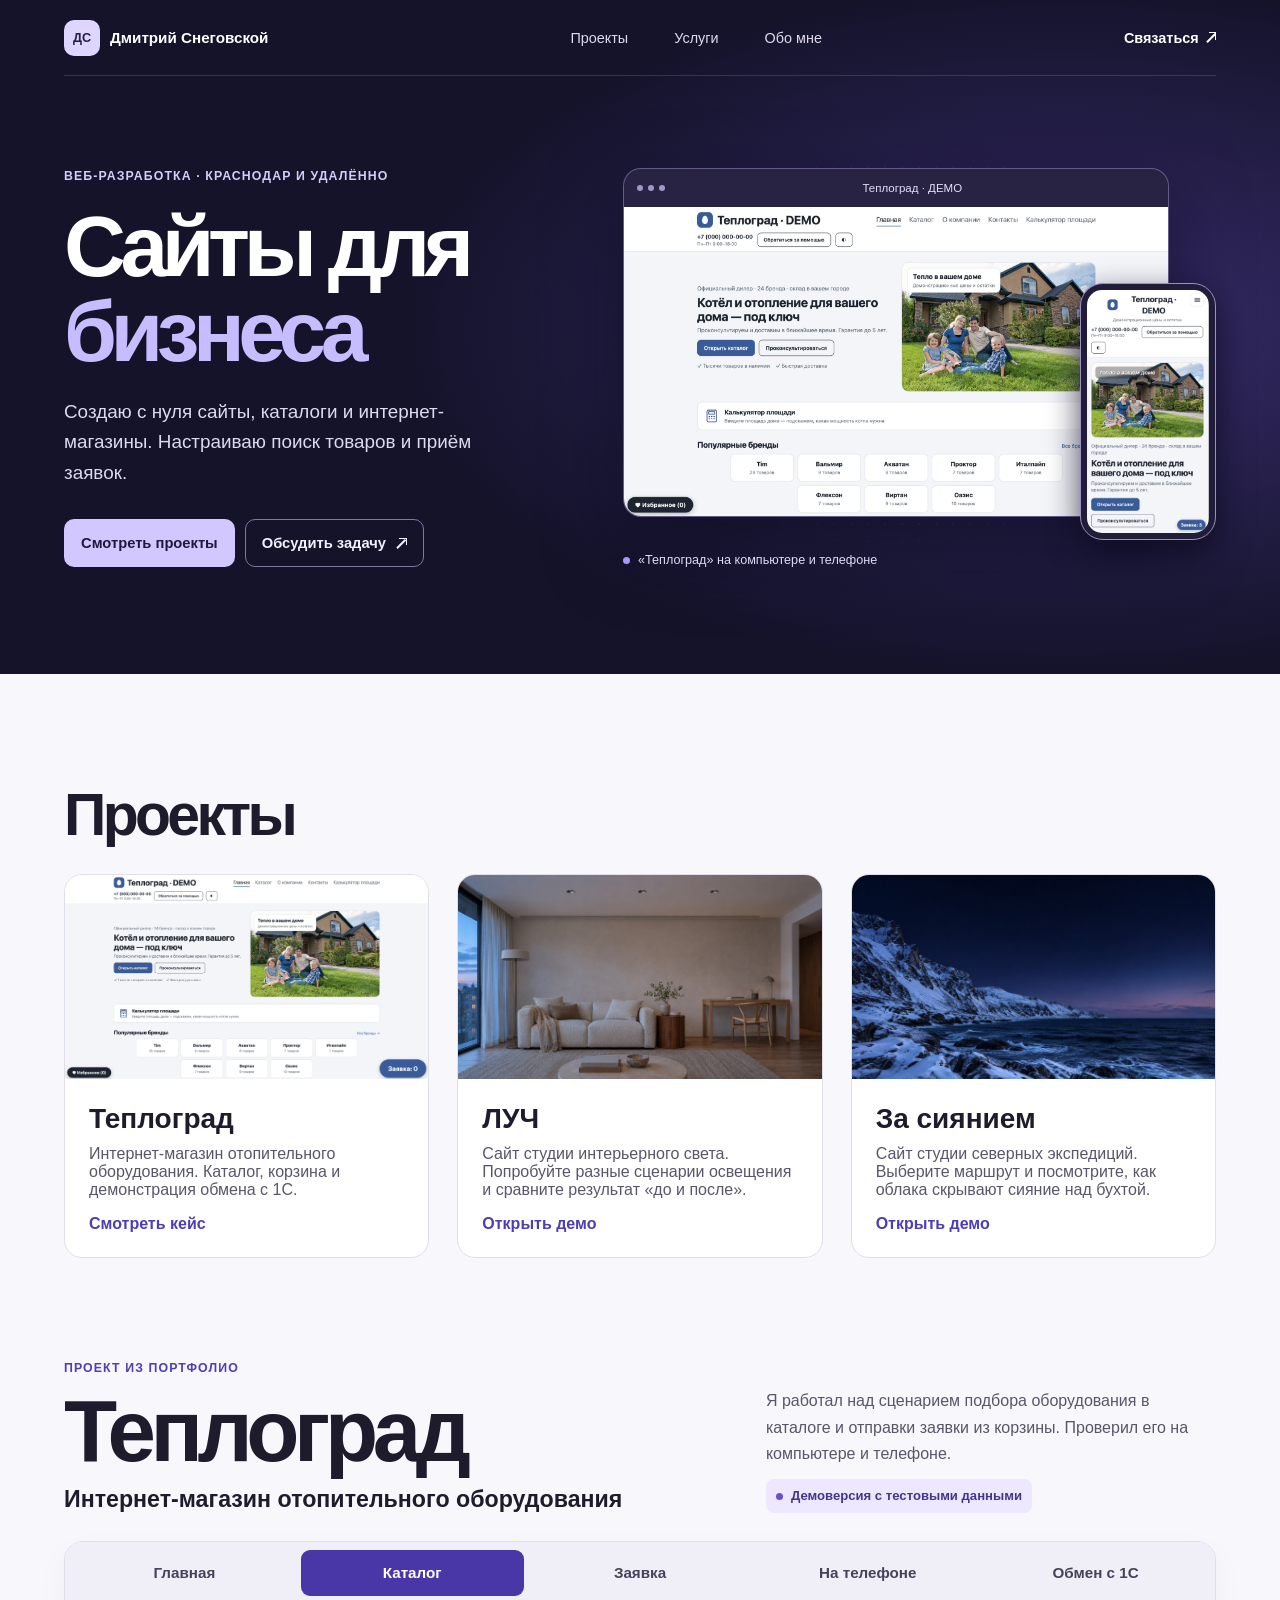
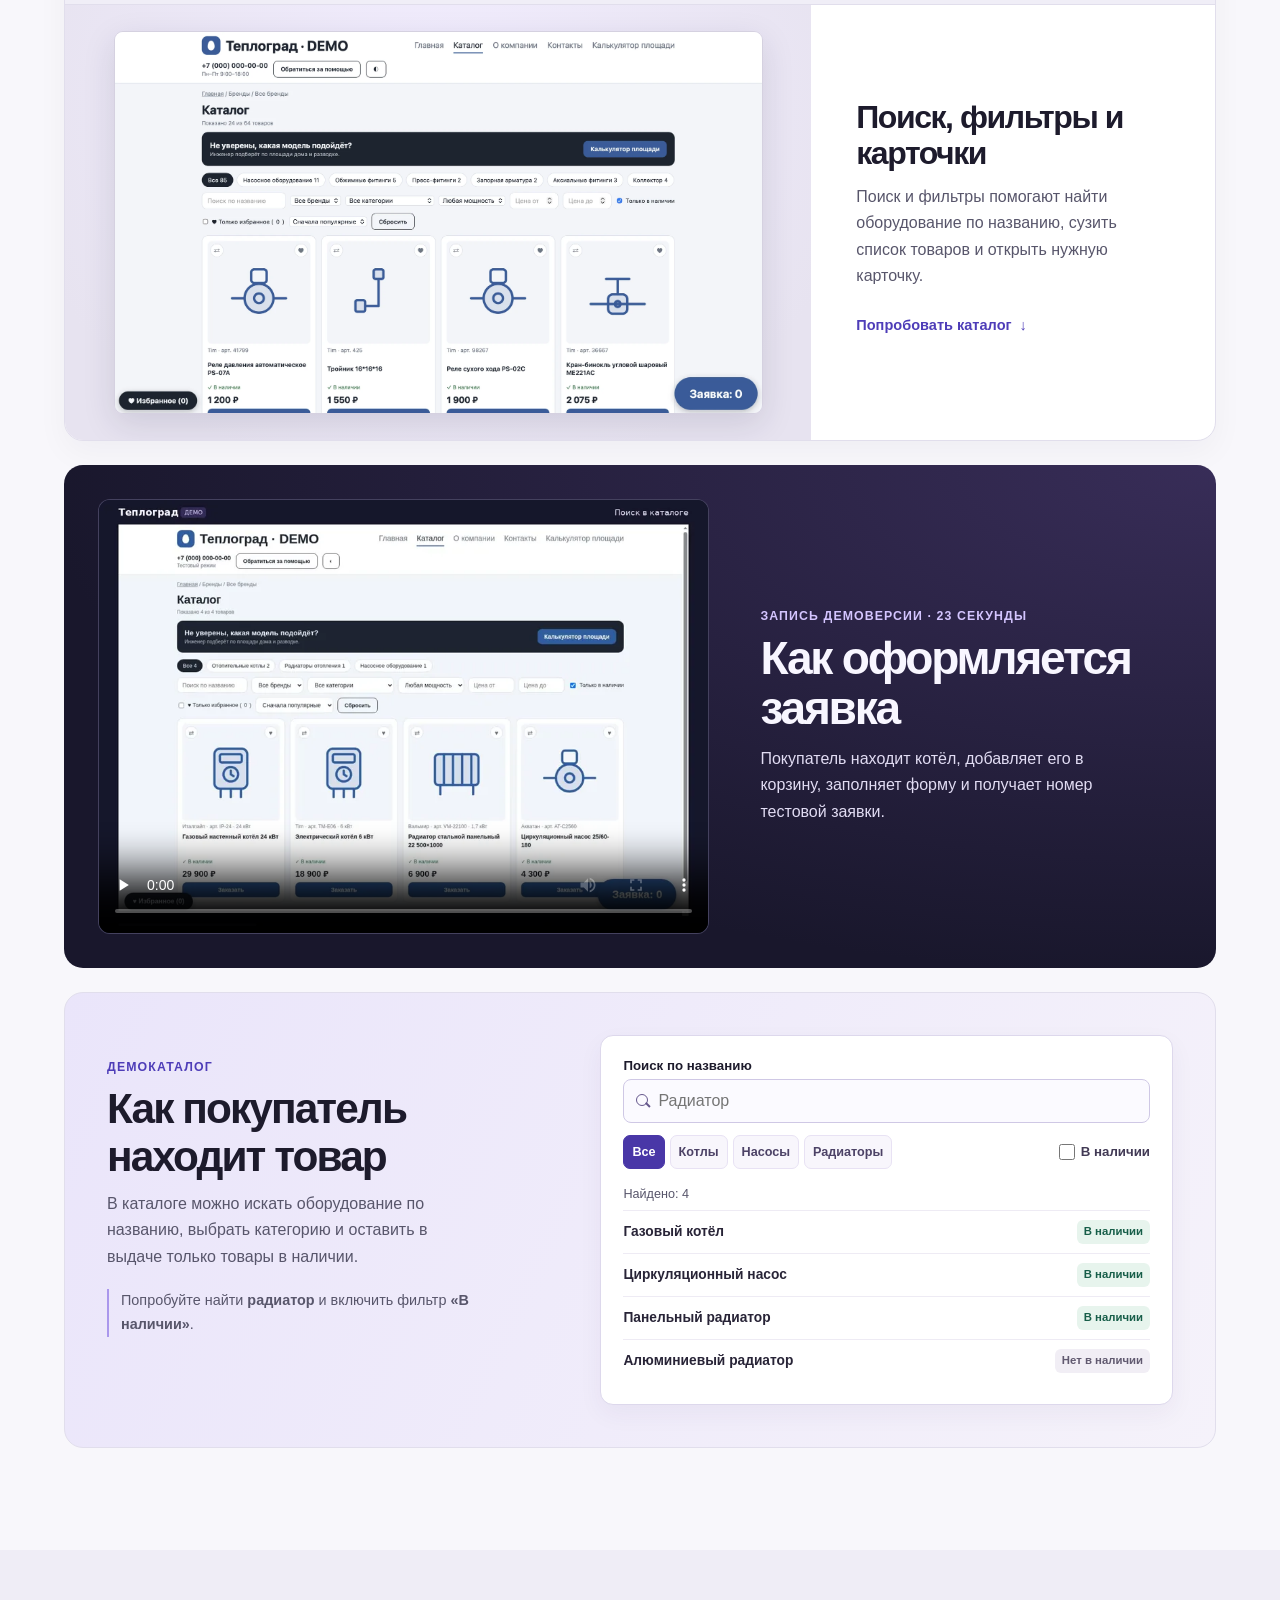
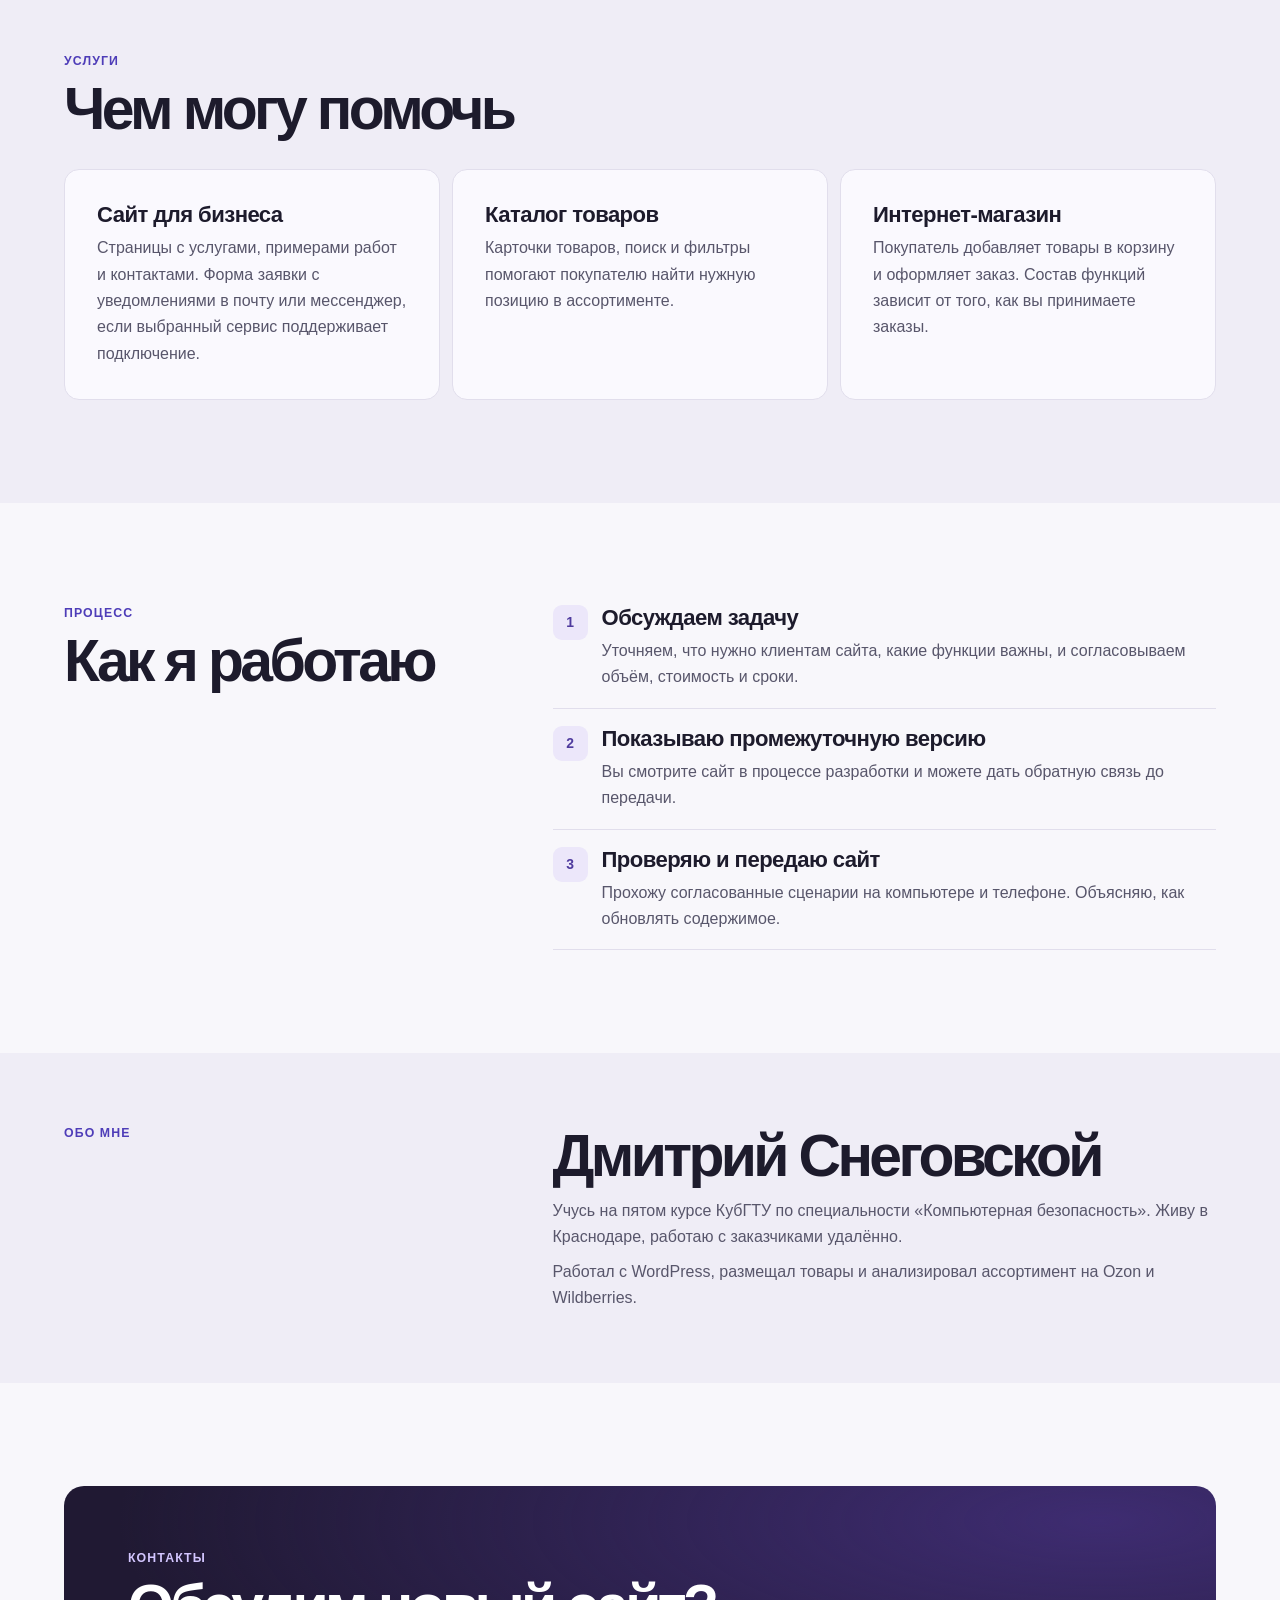
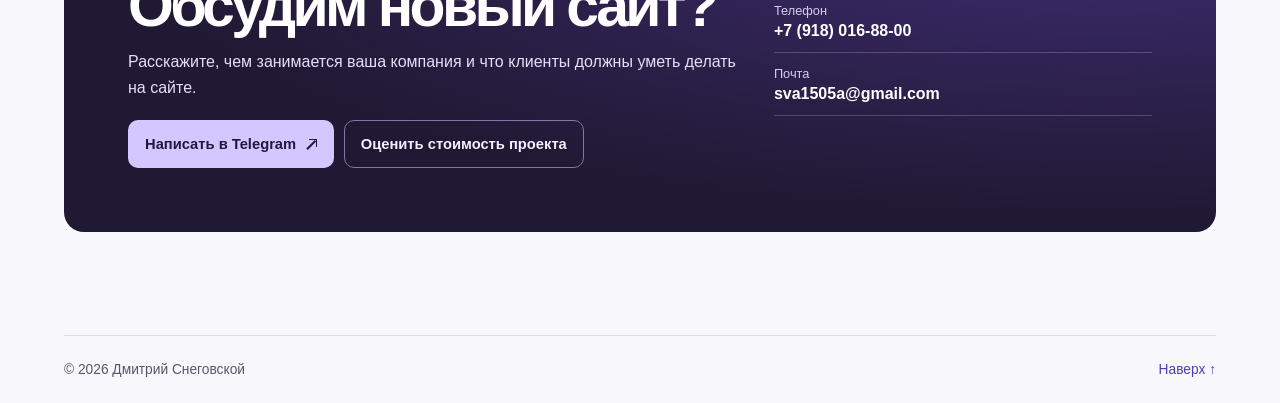
<file: index.html>
<!doctype html>
<html lang="ru">
<head>
  <meta charset="utf-8">
  <meta name="viewport" content="width=device-width, initial-scale=1">
  <meta name="description" content="Дмитрий Снеговской создаёт сайты для бизнеса с нуля. Портфолио проектов «Теплоград», «ЛУЧ» и «За сиянием».">
  <meta property="og:type" content="website">
  <meta property="og:title" content="Дмитрий Снеговской — сайты для бизнеса">
  <meta property="og:description" content="Создание сайтов с нуля. Проекты «Теплоград», «ЛУЧ» и «За сиянием».">
  <meta name="theme-color" content="#14132a">
  <title>Дмитрий Снеговской — сайты для бизнеса</title>
  <link rel="icon" href="assets/favicon.svg" type="image/svg+xml">
  <link rel="stylesheet" href="assets/site.css">
  <script src="assets/site.js" defer></script>
</head>
<body>
  <a class="skip-link" href="#main">К содержанию</a>
  <div class="intro" id="top">
    <header class="site-header wrap">
      <a class="brand" href="#top"><span class="brand-mark" aria-hidden="true">ДС</span> Дмитрий Снеговской</a>
      <nav class="nav" aria-label="Основная навигация">
        <a href="#work">Проекты</a>
        <a href="#services">Услуги</a>
        <a href="#about">Обо мне</a>
      </nav>
      <a class="header-contact" href="#contact">Связаться <span class="diagonal-arrow" aria-hidden="true"></span></a>
    </header>
    <main id="main" tabindex="-1">
      <section class="hero wrap" aria-labelledby="hero-title">
        <div class="hero-copy">
          <p class="eyebrow hero-eyebrow">Веб-разработка · Краснодар и удалённо</p>
          <h1 id="hero-title">Сайты для <span>бизнеса</span></h1>
          <p class="hero-text">Создаю с нуля сайты, каталоги и интернет-магазины. Настраиваю поиск товаров и приём заявок.</p>
          <div class="actions">
            <a class="button button-primary" href="#work">Смотреть проекты</a>
            <a class="button button-outline" href="#contact">Обсудить задачу <span class="diagonal-arrow" aria-hidden="true"></span></a>
          </div>
        </div>
        <figure class="hero-art">
          <a class="hero-art-link" href="#teplograd" aria-label="Посмотреть кейс интернет-магазина «Теплоград»">
            <div class="hero-browser">
              <div class="window-bar" aria-hidden="true"><i></i><i></i><i></i><span>Теплоград · ДЕМО</span></div>
              <img src="assets/screenshots/01-home.webp" width="1800" height="1022" alt="Главная страница магазина «Теплоград»" fetchpriority="high">
            </div>
            <div class="hero-phone">
              <img src="assets/screenshots/04-mobile.webp" width="688" height="1370" alt="" decoding="async">
            </div>
          </a>
          <figcaption><span aria-hidden="true"></span> «Теплоград» на компьютере и телефоне</figcaption>
        </figure>
      </section>
      <div class="page-content">
        <section class="section wrap project-overview" id="work" aria-labelledby="work-title">
          <h2 id="work-title">Проекты</h2>
          <div class="project-grid">
            <a class="project-card" href="#teplograd">
              <img src="assets/screenshots/01-home.webp" width="1800" height="1022" alt="" loading="lazy" decoding="async">
              <div class="project-card-copy">
                <h3>Теплоград</h3>
                <p>Интернет-магазин отопительного оборудования. Каталог, корзина и демонстрация обмена с 1С.</p>
                <span>Смотреть кейс</span>
              </div>
            </a>
            <a class="project-card" href="projects/luch/">
              <img src="projects/luch/assets/living-room.jpg" width="1672" height="941" alt="" loading="lazy" decoding="async">
              <div class="project-card-copy">
                <h3>ЛУЧ</h3>
                <p>Сайт студии интерьерного света. Попробуйте разные сценарии освещения и сравните результат «до и после».</p>
                <span>Открыть демо</span>
              </div>
            </a>
            <a class="project-card" href="projects/za-siyaniem/">
              <img src="projects/za-siyaniem/assets/hero.jpg" width="1536" height="1024" alt="" loading="lazy" decoding="async">
              <div class="project-card-copy">
                <h3>За сиянием</h3>
                <p>Сайт студии северных экспедиций. Выберите маршрут и посмотрите, как облака скрывают сияние над бухтой.</p>
                <span>Открыть демо</span>
              </div>
            </a>
          </div>
        </section>
        <section class="section wrap" id="teplograd" aria-labelledby="teplograd-title">
          <div class="case-intro">
            <div>
              <p class="eyebrow">Проект из портфолио</p>
              <h2 id="teplograd-title">Теплоград</h2>
              <p class="case-subtitle">Интернет-магазин отопительного оборудования</p>
            </div>
            <div class="case-summary">
              <p>Я работал над сценарием подбора оборудования в каталоге и отправки заявки из корзины. Проверил его на компьютере и телефоне.</p>
              <p class="case-status"><span aria-hidden="true"></span> Демоверсия с тестовыми данными</p>
            </div>
          </div>

          <div class="case-gallery" aria-label="Интерфейсы «Теплограда»">
            <div class="gallery-tabs" aria-label="Экраны проекта" hidden>
              <button type="button" id="tab-home" aria-controls="teplograd-home">Главная</button>
              <button type="button" id="tab-catalog" aria-controls="teplograd-catalog">Каталог</button>
              <button type="button" id="tab-cart" aria-controls="teplograd-cart">Заявка</button>
              <button type="button" id="tab-mobile" aria-controls="teplograd-mobile">На телефоне</button>
              <button type="button" id="tab-demo" aria-controls="teplograd-demo">Обмен с 1С</button>
            </div>
            <article class="gallery-panel" id="teplograd-home">
              <figure class="shot">
                <a class="shot-link" href="assets/screenshots/01-home.webp" aria-label="Увеличить главный экран магазина">
                  <img src="assets/screenshots/01-home.webp" width="1800" height="1022" alt="Главная страница «Теплограда» с кнопками перехода в каталог и консультации" loading="lazy" decoding="async">
                </a>
              </figure>
              <div class="panel-copy">
                <h3>Первый экран магазина</h3>
                <p>Покупатель сразу видит, что продаёт магазин, и может открыть каталог или запросить консультацию.</p>
                <a class="text-link" href="#teplograd-catalog" data-gallery-link>Перейти к каталогу <span aria-hidden="true">→</span></a>
              </div>
            </article>
            <article class="gallery-panel" id="teplograd-catalog">
              <figure class="shot">
                <a class="shot-link" href="assets/screenshots/02-catalog.webp" aria-label="Увеличить каталог">
                  <img src="assets/screenshots/02-catalog.webp" width="1800" height="1061" alt="Каталог «Теплограда» с фильтрами и карточками отопительного оборудования" loading="lazy" decoding="async">
                </a>
              </figure>
              <div class="panel-copy">
                <h3>Поиск, фильтры и карточки</h3>
                <p>Поиск и фильтры помогают найти оборудование по названию, сузить список товаров и открыть нужную карточку.</p>
                <a class="text-link" href="#search-example">Попробовать каталог <span aria-hidden="true">↓</span></a>
              </div>
            </article>
            <article class="gallery-panel" id="teplograd-cart">
              <figure class="shot">
                <a class="shot-link" href="assets/screenshots/03-cart.webp" aria-label="Увеличить форму заявки">
                  <img src="assets/screenshots/03-cart.webp" width="1800" height="1280" alt="Форма заявки «Теплограда» с товарами, телефоном и полем комментария" loading="lazy" decoding="async">
                </a>
              </figure>
              <div class="panel-copy">
                <h3>Заявка из корзины</h3>
                <p>Перед отправкой заявки покупатель видит товары и сумму. В форме можно оставить телефон и комментарий.</p>
                <a class="text-link" href="#order-demo">Смотреть, как это работает <span aria-hidden="true">↓</span></a>
              </div>
            </article>
            <article class="gallery-panel" id="teplograd-mobile">
              <figure class="shot shot-mobile">
                <a class="shot-link" href="assets/screenshots/04-mobile.webp" aria-label="Увеличить мобильную витрину">
                  <img src="assets/screenshots/04-mobile.webp" width="688" height="1370" alt="Мобильная витрина «Теплограда» с кнопкой перехода в каталог и кнопкой заявки" loading="lazy" decoding="async">
                </a>
              </figure>
              <div class="panel-copy">
                <h3>Магазин на телефоне</h3>
                <p>Адаптировал кнопку заявки для небольшого экрана и добавил прокрутку в диалогах, чтобы поля формы оставались доступны.</p>
              </div>
            </article>
            <article class="gallery-panel" id="teplograd-demo">
              <figure class="shot">
                <a class="shot-link" href="assets/screenshots/05-demo-1c.webp" aria-label="Увеличить экран симулятора 1С">
                  <img src="assets/screenshots/05-demo-1c.webp" width="1800" height="1379" alt="Симулятор 1С:Управление торговлей 10.3 с демонстрационной номенклатурой" loading="lazy" decoding="async">
                </a>
              </figure>
              <div class="panel-copy">
                <h3>Демонстрация обмена с 1С</h3>
                <p>Локально проверил передачу каталога и остатков на сайт, получение заказа и подтверждение его обработки в симуляторе. Подключение реальной базы 1С пока не выполнено.</p>
              </div>
            </article>
          </div>

          <section class="case-video" id="order-demo" aria-labelledby="order-demo-title">
            <div class="case-video-copy">
              <p class="eyebrow">Запись демоверсии · 23 секунды</p>
              <h3 id="order-demo-title">Как оформляется заявка</h3>
              <p id="order-demo-description">Покупатель находит котёл, добавляет его в корзину, заполняет форму и получает номер тестовой заявки.</p>
            </div>
            <video controls playsinline preload="none" width="1440" height="1024"
              poster="assets/video/teplograd-order-demo.webp"
              aria-labelledby="order-demo-title" aria-describedby="order-demo-description">
              <source src="assets/video/teplograd-order-demo.mp4" type="video/mp4">
              <a href="assets/video/teplograd-order-demo.mp4">Скачать запись демоверсии</a>
            </video>
          </section>

          <section class="search-example" id="search-example" aria-labelledby="catalog-example-title">
            <div class="catalog-example-copy">
              <p class="eyebrow">Демокаталог</p>
              <h3 id="catalog-example-title">Как покупатель находит товар</h3>
              <p>В каталоге можно искать оборудование по названию, выбрать категорию и оставить в выдаче только товары в наличии.</p>
              <p class="catalog-example-tip" hidden>Попробуйте найти <strong>радиатор</strong> и включить фильтр <strong>«В наличии»</strong>.</p>
            </div>
            <div class="search-playground">
              <div class="search-widget" hidden>
                <label for="product-search">Поиск по названию</label>
                <div class="search-field">
                  <span aria-hidden="true"></span>
                  <input type="search" id="product-search" placeholder="Радиатор" autocomplete="off">
                </div>
                <div class="catalog-filters">
                  <div class="catalog-categories" role="group" aria-label="Категория товара">
                    <button type="button" data-category-filter="" aria-pressed="true">Все</button>
                    <button type="button" data-category-filter="boilers" aria-pressed="false">Котлы</button>
                    <button type="button" data-category-filter="pumps" aria-pressed="false">Насосы</button>
                    <button type="button" data-category-filter="radiators" aria-pressed="false">Радиаторы</button>
                  </div>
                  <label class="catalog-availability"><input type="checkbox" id="available-only"> В наличии</label>
                </div>
                <div class="catalog-results-bar">
                  <span id="search-status" role="status"></span>
                  <button type="button" id="reset-catalog" aria-label="Сбросить поиск и фильтры" hidden>Сбросить</button>
                </div>
              </div>
              <ul class="search-results" id="search-results" role="list">
                <li data-category="boilers" data-in-stock>
                  <span class="product-name">Газовый котёл</span><span class="product-stock">В наличии</span>
                </li>
                <li data-category="pumps" data-in-stock>
                  <span class="product-name">Циркуляционный насос</span><span class="product-stock">В наличии</span>
                </li>
                <li data-category="radiators" data-in-stock>
                  <span class="product-name">Панельный радиатор</span><span class="product-stock">В наличии</span>
                </li>
                <li data-category="radiators">
                  <span class="product-name">Алюминиевый радиатор</span><span class="product-stock">Нет в наличии</span>
                </li>
              </ul>
              <p class="search-empty" hidden>Товары не найдены. Измените запрос или сбросьте фильтры.</p>
            </div>
          </section>
        </section>

        <section class="section services-section" id="services" aria-labelledby="services-title">
          <div class="wrap">
            <p class="eyebrow">Услуги</p>
            <h2 id="services-title">Чем могу помочь</h2>
            <div class="services-grid">
              <article class="service">
                <h3>Сайт для бизнеса</h3>
                <p>Страницы с услугами, примерами работ и контактами. Форма заявки с уведомлениями в почту или мессенджер, если выбранный сервис поддерживает подключение.</p>
              </article>
              <article class="service">
                <h3>Каталог товаров</h3>
                <p>Карточки товаров, поиск и фильтры помогают покупателю найти нужную позицию в ассортименте.</p>
              </article>
              <article class="service">
                <h3>Интернет-магазин</h3>
                <p>Покупатель добавляет товары в корзину и оформляет заказ. Состав функций зависит от того, как вы принимаете заказы.</p>
              </article>
            </div>
          </div>
        </section>

        <section class="section wrap process" id="process" aria-labelledby="process-title">
          <div>
            <p class="eyebrow">Процесс</p>
            <h2 id="process-title">Как я работаю</h2>
          </div>
          <ol class="steps" role="list">
            <li><span class="step-number" aria-hidden="true">1</span><div><h3>Обсуждаем задачу</h3><p>Уточняем, что нужно клиентам сайта, какие функции важны, и согласовываем объём, стоимость и сроки.</p></div></li>
            <li><span class="step-number" aria-hidden="true">2</span><div><h3>Показываю промежуточную версию</h3><p>Вы смотрите сайт в процессе разработки и можете дать обратную связь до передачи.</p></div></li>
            <li><span class="step-number" aria-hidden="true">3</span><div><h3>Проверяю и передаю сайт</h3><p>Прохожу согласованные сценарии на компьютере и телефоне. Объясняю, как обновлять содержимое.</p></div></li>
          </ol>
        </section>

        <section class="section about-section" id="about" aria-labelledby="about-title">
          <div class="wrap about">
            <p class="eyebrow">Обо мне</p>
            <div>
              <h2 id="about-title">Дмитрий Снеговской</h2>
              <p>Учусь на пятом курсе КубГТУ по специальности «Компьютерная безопасность». Живу в Краснодаре, работаю с заказчиками удалённо.</p>
              <p>Работал с WordPress, размещал товары и анализировал ассортимент на Ozon и Wildberries.</p>
            </div>
          </div>
        </section>

        <section class="section wrap" id="contact" aria-labelledby="contact-title">
          <div class="contact-card">
            <div>
              <p class="eyebrow">Контакты</p>
              <h2 id="contact-title">Обсудим новый сайт?</h2>
              <p>Расскажите, чем занимается ваша компания и что клиенты должны уметь делать на сайте.</p>
              <div class="actions contact-actions">
                <a class="button button-primary" href="https://t.me/DmitrySneg">Написать в Telegram <span class="diagonal-arrow" aria-hidden="true"></span></a>
                <a class="button button-outline" href="estimate.html">Оценить стоимость проекта</a>
              </div>
            </div>
            <dl class="contact-list">
              <div><dt>Телефон</dt><dd><a href="tel:+79180168800">+7 (918) 016-88-00</a></dd></div>
              <div><dt>Почта</dt><dd><a href="mailto:sva1505a@gmail.com">sva1505a@gmail.com</a></dd></div>
            </dl>
          </div>
        </section>
      </div>
    </main>
  </div>
  <footer class="footer">
    <div class="wrap footer-inner">
      <span>© 2026 Дмитрий Снеговской</span>
      <a href="#top">Наверх <span aria-hidden="true">↑</span></a>
    </div>
  </footer>
  <dialog class="image-viewer" aria-labelledby="image-caption">
    <div class="viewer-header">
      <h2 id="image-caption"></h2>
      <form method="dialog"><button type="submit" autofocus>Закрыть <span aria-hidden="true">×</span></button></form>
    </div>
    <img alt="">
  </dialog>
</body>
</html>
</file>
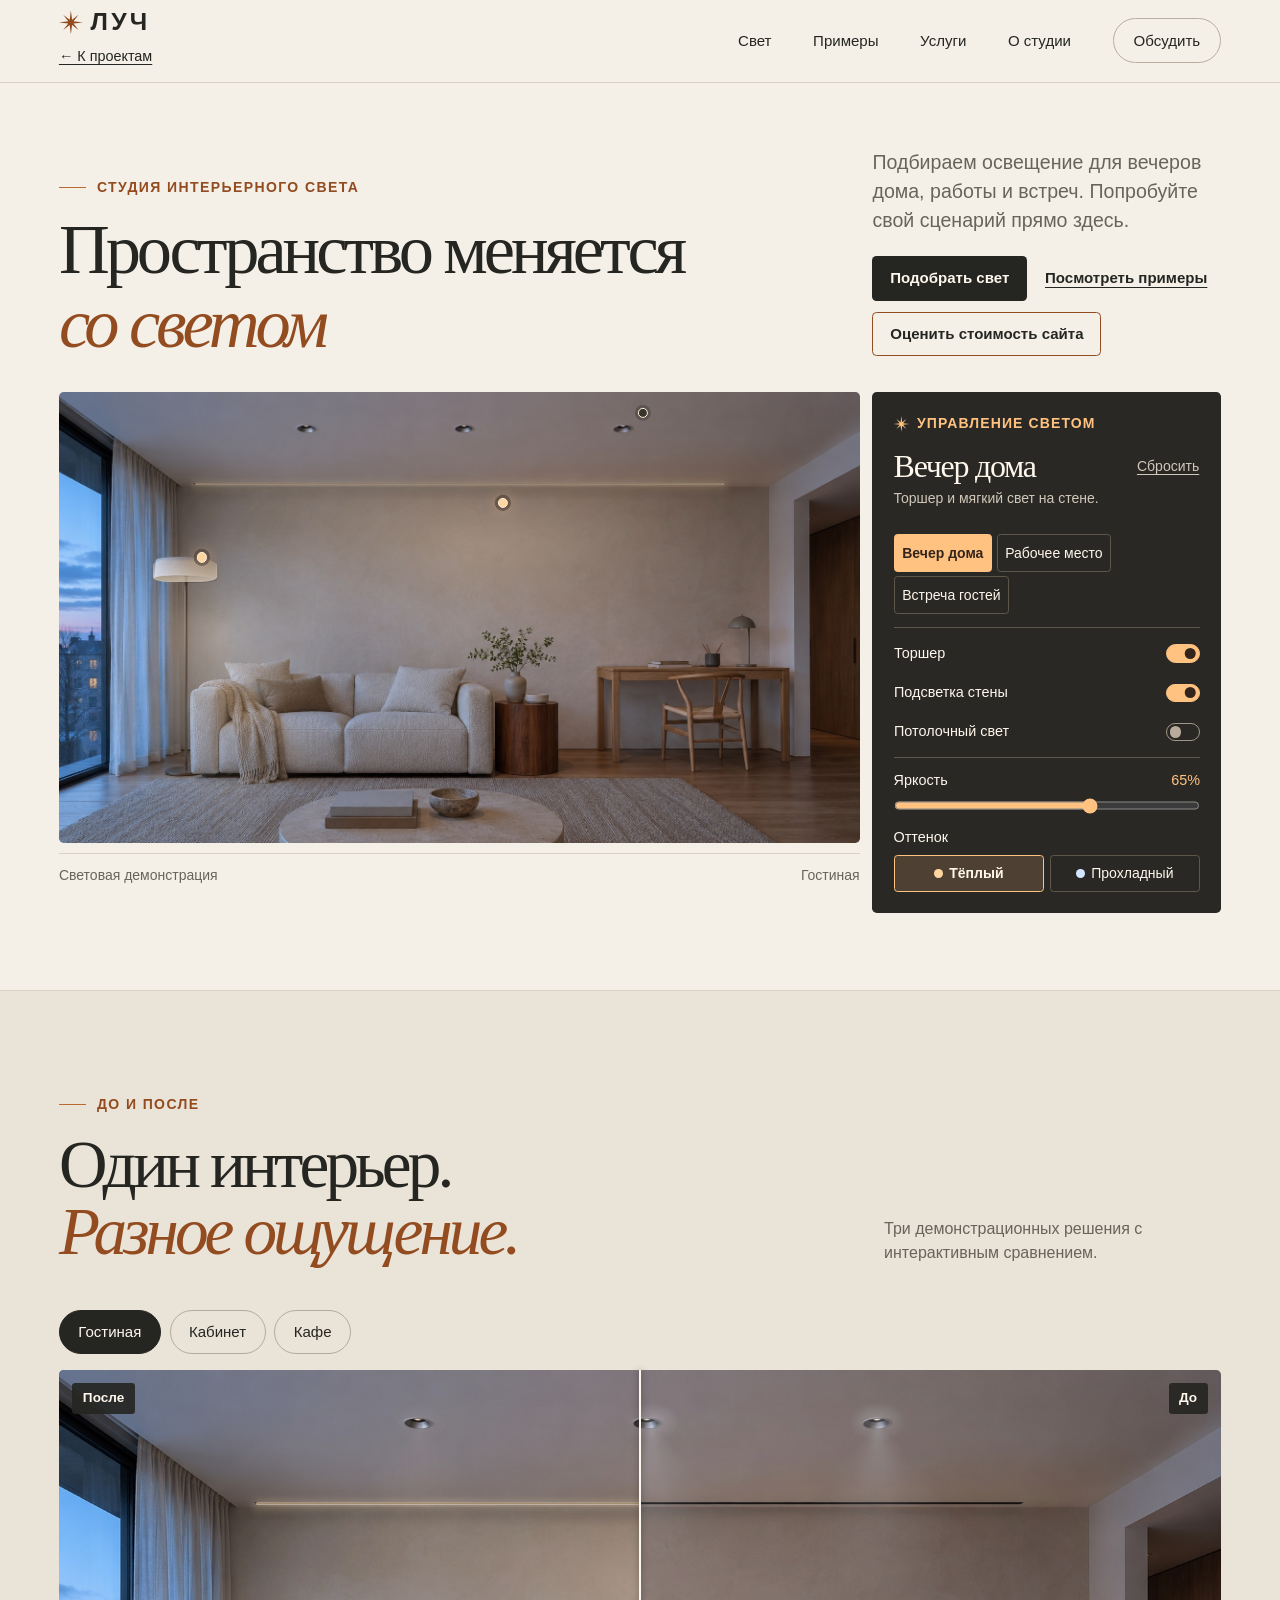
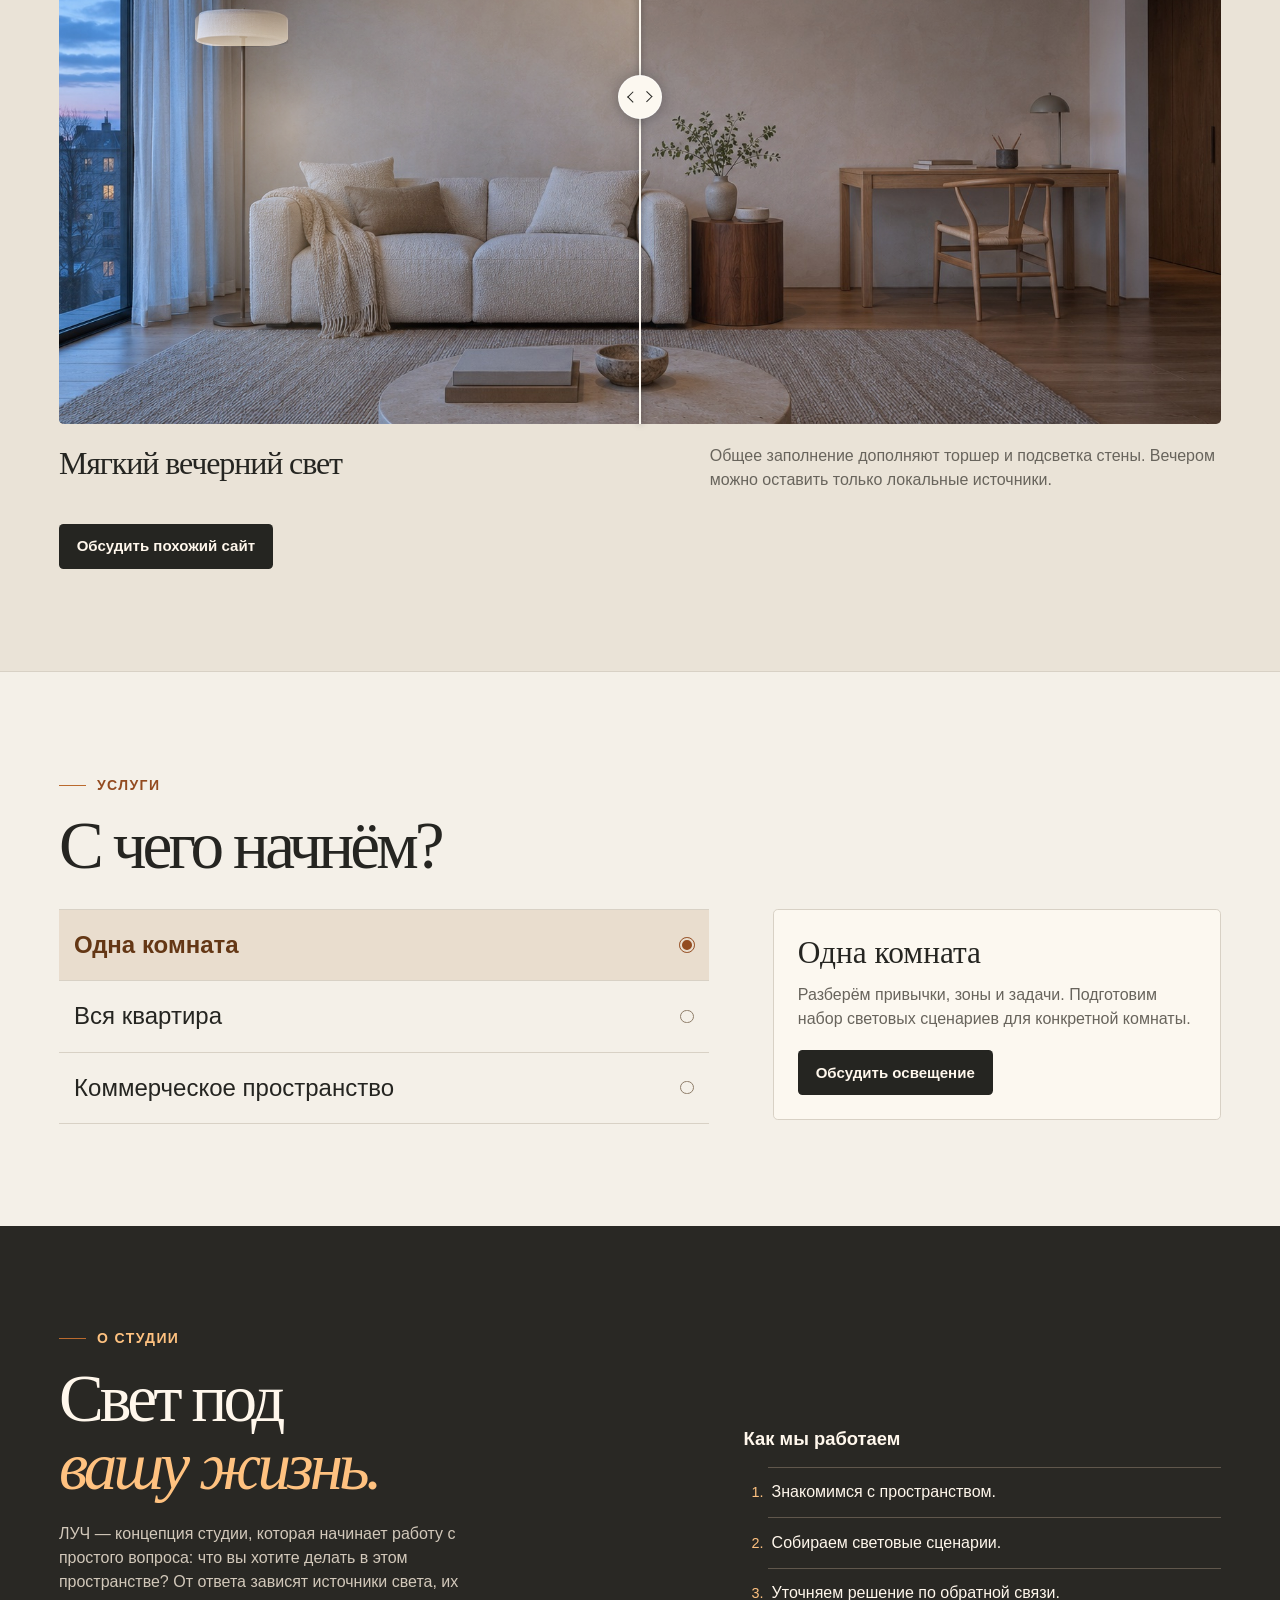
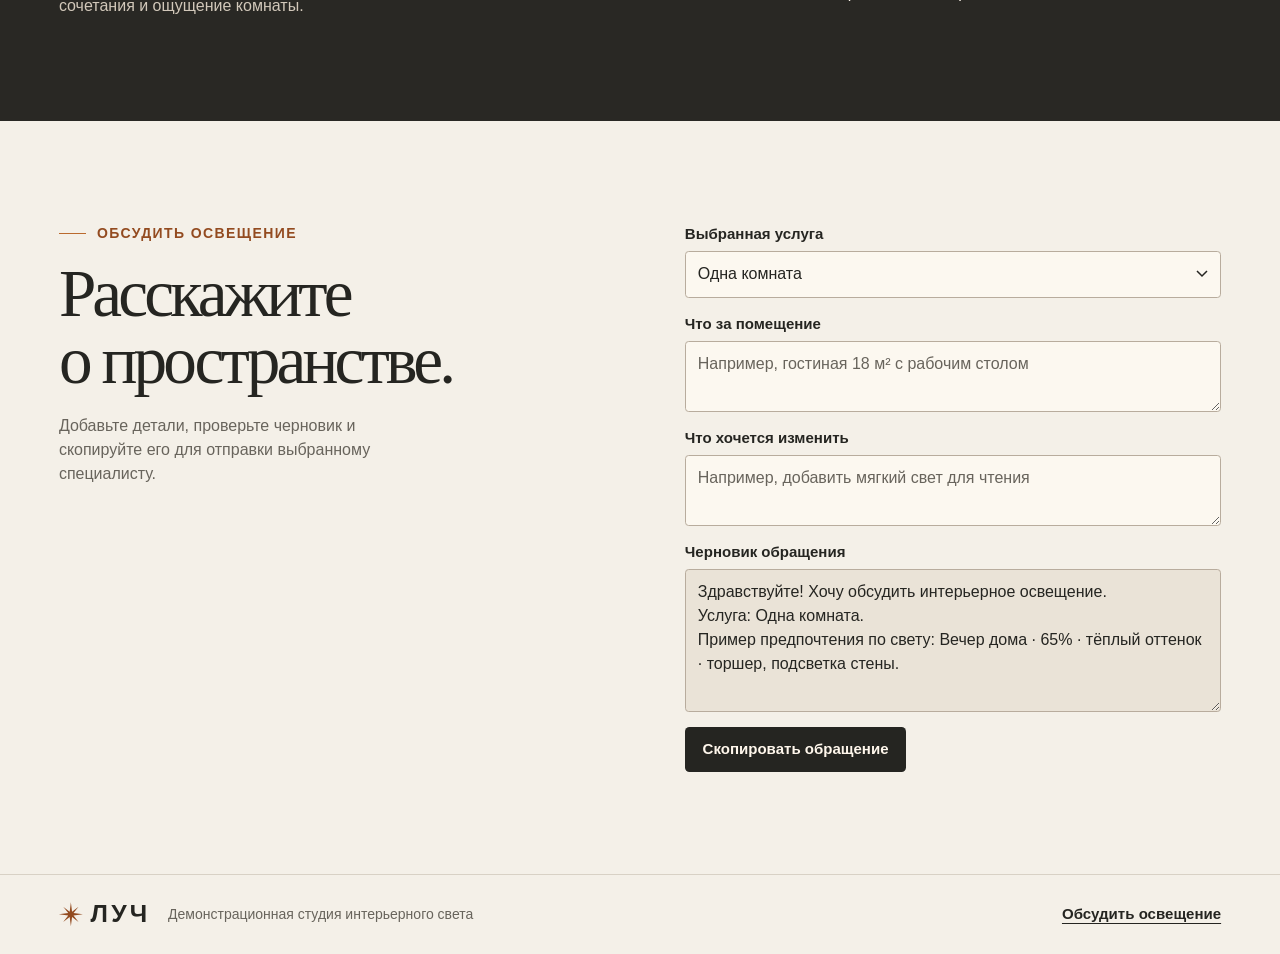
<file: projects/luch/index.html>
<!doctype html>
<html lang="ru">
<head>
  <meta charset="utf-8">
  <meta name="viewport" content="width=device-width, initial-scale=1">
  <meta name="description" content="ЛУЧ — демонстрационная студия интерьерного света. Попробуйте световые сценарии и подберите освещение для своего пространства.">
  <title>ЛУЧ — студия интерьерного света</title>
  <link rel="icon" href="./assets/mark.png" type="image/png">
  <link rel="stylesheet" href="./styles.css">
  <script type="application/json" id="local-scenes">
{
  "version": 1,
  "notes": {
    "coordinates": "Нормированные доли исходного кадра от 0 до 1. Начало в левом верхнем углу. Общую трансформацию изображения применять ко всем слоям и точкам.",
    "intensity": "groups от 0 до 1 задаёт относительную силу группы. brightness от 0 до 100 умножает силу всех добавленных слоёв. При нуле остаётся исходное изображение.",
    "visual": "Художественная визуальная демонстрация. Подписи описывают выбор посетителя.",
    "beforeAfter": "Один и тот же исходный кадр, состояния before и after рендерить в одинаковых контейнерах. При положении 0 виден before, при 100 after.",
    "responsive": "На телефоне использовать полный кадр и управление ниже него. Если используется кадрирование, вычислять положение точек в общей системе координат."
  },
  "temperatures": {
    "warm": {
      "label": "Тёплый",
      "tint": "#FFD6A0"
    },
    "cool": {
      "label": "Прохладный",
      "tint": "#D3E6FF"
    }
  },
  "hero": {
    "image": "inputs/images/living-room.png",
    "width": 1672,
    "height": 941,
    "zones": {
      "floor": {
        "label": "Торшер",
        "hotspots": [
          [
            0.155,
            0.4
          ]
        ],
        "glow_center": [
          0.2,
          0.55
        ],
        "glow_size": [
          0.26,
          0.55
        ]
      },
      "wall": {
        "label": "Подсветка стены",
        "hotspots": [
          [
            0.53,
            0.204
          ]
        ],
        "glow_center": [
          0.53,
          0.34
        ],
        "glow_size": [
          0.64,
          0.36
        ]
      },
      "ceiling": {
        "label": "Потолочный свет",
        "hotspots": [
          [
            0.31,
            0.08
          ],
          [
            0.51,
            0.08
          ],
          [
            0.705,
            0.08
          ]
        ],
        "glow_center": [
          0.55,
          0.5
        ],
        "glow_size": [
          0.8,
          0.75
        ]
      }
    },
    "defaultPreset": "evening",
    "presets": [
      {
        "id": "evening",
        "label": "Вечер дома",
        "description": "Торшер и мягкий свет на стене.",
        "state": {
          "brightness": 65,
          "temperature": "warm",
          "groups": {
            "floor": 1,
            "wall": 0.75,
            "ceiling": 0
          }
        }
      },
      {
        "id": "work",
        "label": "Рабочее место",
        "description": "Больше общего света и спокойное заполнение стены.",
        "state": {
          "brightness": 90,
          "temperature": "cool",
          "groups": {
            "floor": 0,
            "wall": 0.4,
            "ceiling": 1
          }
        }
      },
      {
        "id": "guests",
        "label": "Встреча гостей",
        "description": "Сочетание локального и общего света.",
        "state": {
          "brightness": 80,
          "temperature": "warm",
          "groups": {
            "floor": 0.85,
            "wall": 0.7,
            "ceiling": 0.65
          }
        }
      }
    ]
  },
  "cases": [
    {
      "id": "living",
      "title": "Мягкий вечерний свет",
      "room": "Гостиная",
      "image": "inputs/images/living-room.png",
      "width": 1672,
      "height": 941,
      "zones": {
        "floor": {
          "label": "Торшер",
          "hotspots": [
            [
              0.155,
              0.4
            ]
          ],
          "glow_center": [
            0.2,
            0.55
          ],
          "glow_size": [
            0.26,
            0.55
          ]
        },
        "wall": {
          "label": "Подсветка стены",
          "hotspots": [
            [
              0.53,
              0.204
            ]
          ],
          "glow_center": [
            0.53,
            0.34
          ],
          "glow_size": [
            0.64,
            0.36
          ]
        },
        "ceiling": {
          "label": "Потолочный свет",
          "hotspots": [
            [
              0.31,
              0.08
            ],
            [
              0.51,
              0.08
            ],
            [
              0.705,
              0.08
            ]
          ],
          "glow_center": [
            0.55,
            0.5
          ],
          "glow_size": [
            0.8,
            0.75
          ]
        }
      },
      "before": {
        "brightness": 30,
        "temperature": "cool",
        "groups": {
          "floor": 0,
          "wall": 0,
          "ceiling": 1
        }
      },
      "after": {
        "brightness": 75,
        "temperature": "warm",
        "groups": {
          "floor": 1,
          "wall": 0.8,
          "ceiling": 0.15
        }
      }
    },
    {
      "id": "work",
      "title": "Свет для рабочего места",
      "room": "Кабинет",
      "image": "inputs/images/work-room.png",
      "width": 1672,
      "height": 941,
      "zones": {
        "task": {
          "label": "Настольная лампа",
          "hotspots": [
            [
              0.79,
              0.44
            ]
          ],
          "glow_center": [
            0.73,
            0.65
          ],
          "glow_size": [
            0.4,
            0.28
          ]
        },
        "ceiling": {
          "label": "Общий свет",
          "hotspots": [
            [
              0.23,
              0.05
            ],
            [
              0.39,
              0.08
            ],
            [
              0.54,
              0.1
            ]
          ],
          "glow_center": [
            0.6,
            0.52
          ],
          "glow_size": [
            0.7,
            0.75
          ]
        },
        "shelf": {
          "label": "Свет на стене",
          "hotspots": [
            [
              0.8,
              0.3
            ]
          ],
          "glow_center": [
            0.81,
            0.38
          ],
          "glow_size": [
            0.3,
            0.3
          ]
        }
      },
      "before": {
        "brightness": 30,
        "temperature": "cool",
        "groups": {
          "task": 0,
          "ceiling": 1,
          "shelf": 0
        }
      },
      "after": {
        "brightness": 85,
        "temperature": "warm",
        "groups": {
          "task": 1,
          "ceiling": 0.4,
          "shelf": 0.3
        }
      }
    },
    {
      "id": "cafe",
      "title": "Свет над столами и стойкой",
      "room": "Кафе",
      "image": "inputs/images/cafe.png",
      "width": 1672,
      "height": 941,
      "zones": {
        "pendants": {
          "label": "Подвесы над столами",
          "hotspots": [
            [
              0.23,
              0.32
            ],
            [
              0.35,
              0.4
            ],
            [
              0.39,
              0.45
            ]
          ],
          "glow_center": [
            0.32,
            0.72
          ],
          "glow_size": [
            0.46,
            0.4
          ]
        },
        "counter": {
          "label": "Подсветка стойки",
          "hotspots": [
            [
              0.82,
              0.48
            ]
          ],
          "glow_center": [
            0.81,
            0.6
          ],
          "glow_size": [
            0.36,
            0.4
          ]
        },
        "fill": {
          "label": "Общее заполнение",
          "hotspots": [
            [
              0.65,
              0.2
            ]
          ],
          "glow_center": [
            0.61,
            0.47
          ],
          "glow_size": [
            0.7,
            0.7
          ]
        }
      },
      "before": {
        "brightness": 35,
        "temperature": "cool",
        "groups": {
          "pendants": 0,
          "counter": 0,
          "fill": 1
        }
      },
      "after": {
        "brightness": 80,
        "temperature": "warm",
        "groups": {
          "pendants": 1,
          "counter": 0.85,
          "fill": 0.2
        }
      }
    }
  ],
  "services": [
    {
      "id": "room",
      "label": "Одна комната"
    },
    {
      "id": "apartment",
      "label": "Вся квартира"
    },
    {
      "id": "commercial",
      "label": "Коммерческое пространство"
    }
  ]
}
  </script>
  <script defer src="./app.js"></script>
</head>
<body>
  <a class="skip" href="#main">Перейти к содержанию</a>
  <header class="masthead" id="top">
    <div class="wrap header-inner">
      <div class="portfolio-header">
        <a class="brand" href="#top" aria-label="ЛУЧ, в начало страницы"><span class="brand-mark" aria-hidden="true"></span>ЛУЧ</a>
        <a class="portfolio-return" href="../../#work">← К проектам</a>
      </div>
      <button class="menu-toggle" type="button" aria-expanded="false" aria-controls="navigation" hidden><span class="menu-icon" aria-hidden="true"></span><span>Меню</span></button>
      <nav class="navigation" id="navigation" aria-label="Основная навигация">
        <a href="#light">Свет</a>
        <a href="#examples">Примеры</a>
        <a href="#services">Услуги</a>
        <a href="#studio">О студии</a>
        <a class="nav-contact" href="#contact">Обсудить</a>
      </nav>
    </div>
  </header>

  <main id="main">
    <section class="hero wrap" id="light" aria-labelledby="headline">
      <div class="hero-intro">
        <div>
          <p class="eyebrow">Студия интерьерного света</p>
          <h1 id="headline">Пространство меняется <em>со светом</em></h1>
        </div>
        <div class="hero-side">
          <p>Подбираем освещение для вечеров дома, работы и встреч. Попробуйте свой сценарий прямо здесь.</p>
          <div class="hero-actions">
            <a class="button button-dark" href="#services">Подобрать свет</a>
            <a class="text-link" href="#examples">Посмотреть примеры</a>
            <a class="button button-outline" href="../../estimate.html">Оценить стоимость сайта</a>
          </div>
        </div>
      </div>

      <div class="demo">
        <figure class="hero-figure">
          <div class="photo hero-photo" id="hero-photo">
            <img src="./assets/living-room.jpg" width="1672" height="941" fetchpriority="high" alt="Гостиная с торшером у дивана, световой нишей вдоль стены и тремя потолочными светильниками">
          </div>
          <figcaption><span>Световая демонстрация</span><span>Гостиная</span></figcaption>
        </figure>
        <div class="light-panel">
          <p class="panel-label" id="light-controls-title"><span class="brand-mark" aria-hidden="true"></span> Управление светом</p>
          <div id="light-controls" aria-labelledby="light-controls-title" role="group" hidden>
            <div class="preset-heading">
              <p id="scene-name" aria-live="polite">Вечер дома</p>
              <button type="button" class="reset" id="reset">Сбросить</button>
            </div>
            <p id="scene-description"></p>
            <div class="presets" id="presets" role="group" aria-label="Готовые сценарии"></div>
            <div class="switches" id="switches" role="group" aria-label="Источники света"></div>
            <div class="brightness">
              <label for="brightness">Яркость</label>
              <output id="brightness-value" for="brightness" aria-live="off">65%</output>
              <input id="brightness" type="range" min="0" max="100" value="65" aria-valuetext="65%">
            </div>
            <fieldset class="temperature" id="temperatures">
              <legend>Оттенок</legend>
            </fieldset>
          </div>
          <p class="light-fallback" id="light-fallback">Интерактивный свет доступен при включённом JavaScript.</p>
        </div>
      </div>
    </section>

    <section class="examples section-pad" id="examples" aria-labelledby="examples-title">
      <div class="wrap">
        <div class="section-intro">
          <div>
            <p class="eyebrow">До и после</p>
            <h2 id="examples-title">Один интерьер.<br><em>Разное ощущение.</em></h2>
          </div>
          <p>Три демонстрационных решения с интерактивным сравнением.</p>
        </div>
        <div class="case-tabs" id="case-tabs" role="tablist" aria-label="Помещения" hidden></div>
        <div id="case-panels"></div>
        <noscript>
          <p>Ползунки сравнения доступны при включённом JavaScript.</p>
          <ul class="fallback-list">
            <li>Гостиная — мягкий вечерний свет.</li>
            <li>Кабинет — свет для рабочего места.</li>
            <li>Кафе — свет над столами и стойкой.</li>
          </ul>
        </noscript>
        <a class="button button-dark portfolio-cta" href="https://dmitriysnegovskoy.github.io/portfolio/#contact">Обсудить похожий сайт</a>
      </div>
    </section>

    <section class="services wrap section-pad" id="services" aria-labelledby="services-title">
      <p class="eyebrow">Услуги</p>
      <h2 id="services-title">С чего начнём?</h2>
      <div class="service-layout">
        <div class="service-options" id="service-options" role="group" aria-label="Выбор услуги" hidden></div>
        <div class="service-detail">
          <h3 id="service-title">Одна комната</h3>
          <p id="service-description">Разберём привычки, зоны и задачи. Подготовим набор световых сценариев для конкретной комнаты.</p>
          <a class="button button-dark" href="#contact">Обсудить освещение</a>
        </div>
      </div>
    </section>

    <section class="studio section-pad" id="studio" aria-labelledby="studio-title">
      <div class="wrap studio-layout">
        <div>
          <p class="eyebrow">О студии</p>
          <h2 id="studio-title">Свет под<br><em>вашу жизнь.</em></h2>
          <p class="studio-copy">ЛУЧ — концепция студии, которая начинает работу с простого вопроса: что вы хотите делать в этом пространстве? От ответа зависят источники света, их сочетания и ощущение комнаты.</p>
        </div>
        <div class="process">
          <h3>Как мы работаем</h3>
          <ol>
            <li>Знакомимся с пространством.</li>
            <li>Собираем световые сценарии.</li>
            <li>Уточняем решение по обратной связи.</li>
          </ol>
        </div>
      </div>
    </section>

    <section class="contact wrap section-pad" id="contact" aria-labelledby="contact-title">
      <div class="contact-intro">
        <p class="eyebrow">Обсудить освещение</p>
        <h2 id="contact-title">Расскажите<br>о пространстве.</h2>
        <p>Добавьте детали, проверьте черновик и скопируйте его для отправки выбранному специалисту.</p>
      </div>
      <div class="contact-fields">
        <div class="field">
          <label for="contact-service">Выбранная услуга</label>
          <select id="contact-service">
            <option value="room">Одна комната</option>
            <option value="apartment">Вся квартира</option>
            <option value="commercial">Коммерческое пространство</option>
          </select>
        </div>
        <div class="field">
          <label for="premises">Что за помещение</label>
          <textarea id="premises" rows="2" maxlength="1000" placeholder="Например, гостиная 18 м² с рабочим столом"></textarea>
        </div>
        <div class="field">
          <label for="wishes">Что хочется изменить</label>
          <textarea id="wishes" rows="2" maxlength="1000" placeholder="Например, добавить мягкий свет для чтения"></textarea>
        </div>
        <p class="copy-status" id="copy-status" role="status"></p>
        <div class="draft field">
          <label for="draft">Черновик обращения</label>
          <textarea id="draft" rows="6" readonly>Здравствуйте! Хочу обсудить интерьерное освещение.
Услуга: Одна комната.</textarea>
        </div>
        <button class="button button-dark" id="copy" type="button" hidden>Скопировать обращение</button>
      </div>
    </section>
  </main>

  <footer class="footer">
    <div class="wrap footer-inner">
      <p><a class="brand" href="#top" aria-label="ЛУЧ, в начало страницы"><span class="brand-mark" aria-hidden="true"></span>ЛУЧ</a><span>Демонстрационная студия интерьерного света</span></p>
      <a class="text-link" href="#contact">Обсудить освещение</a>
    </div>
  </footer>
</body>
</html>
</file>
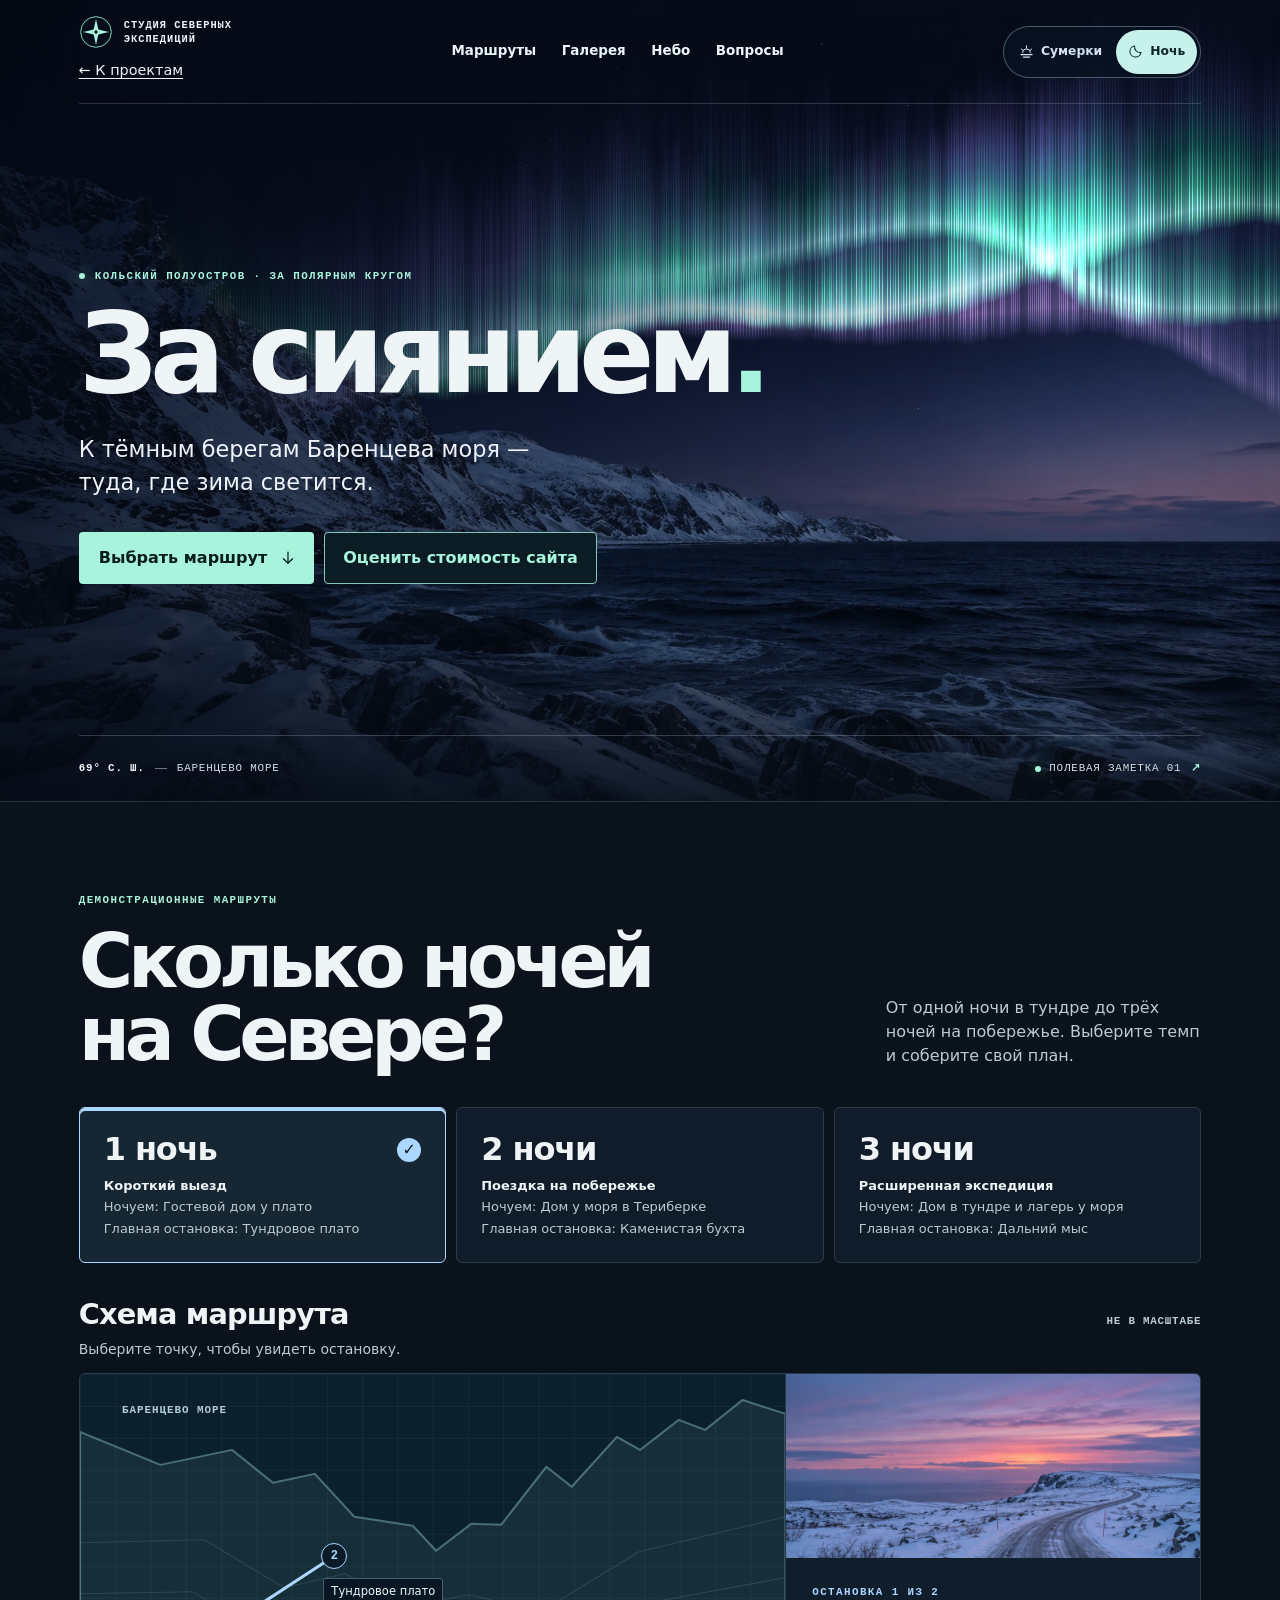
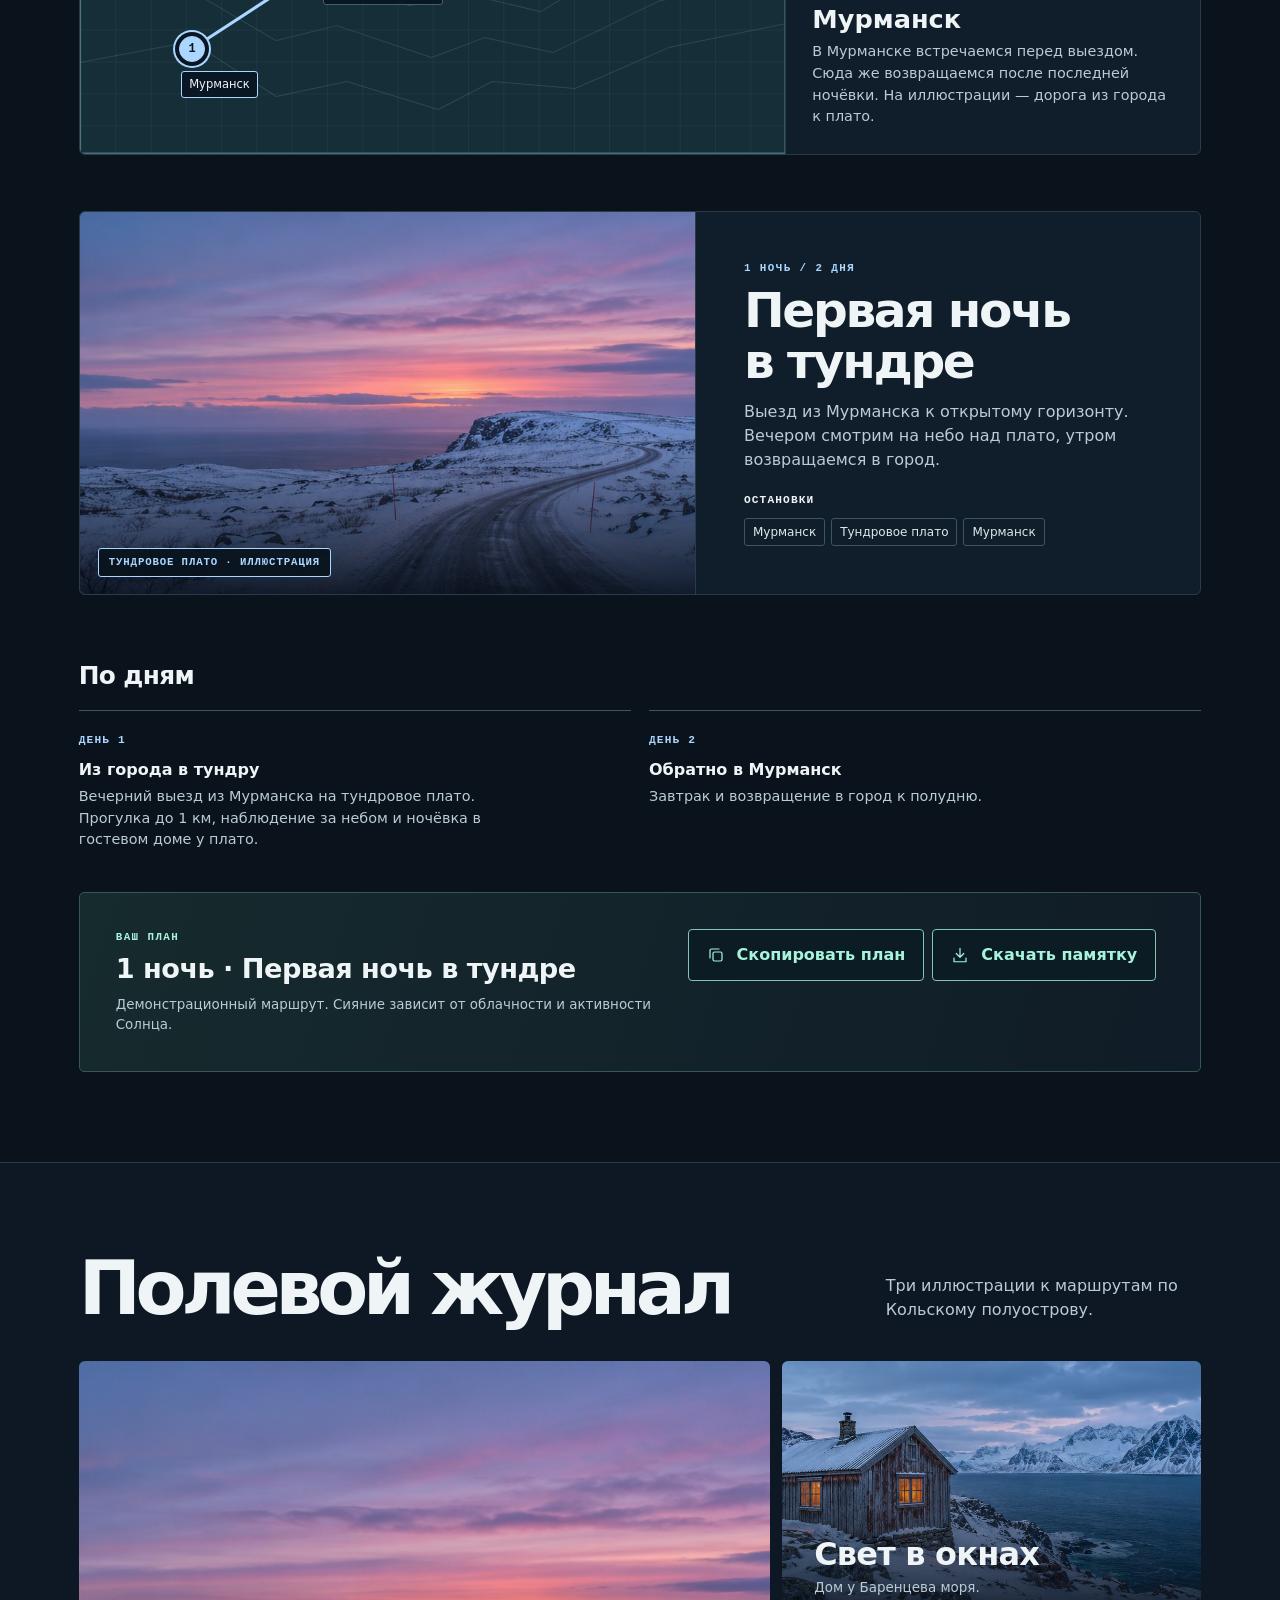
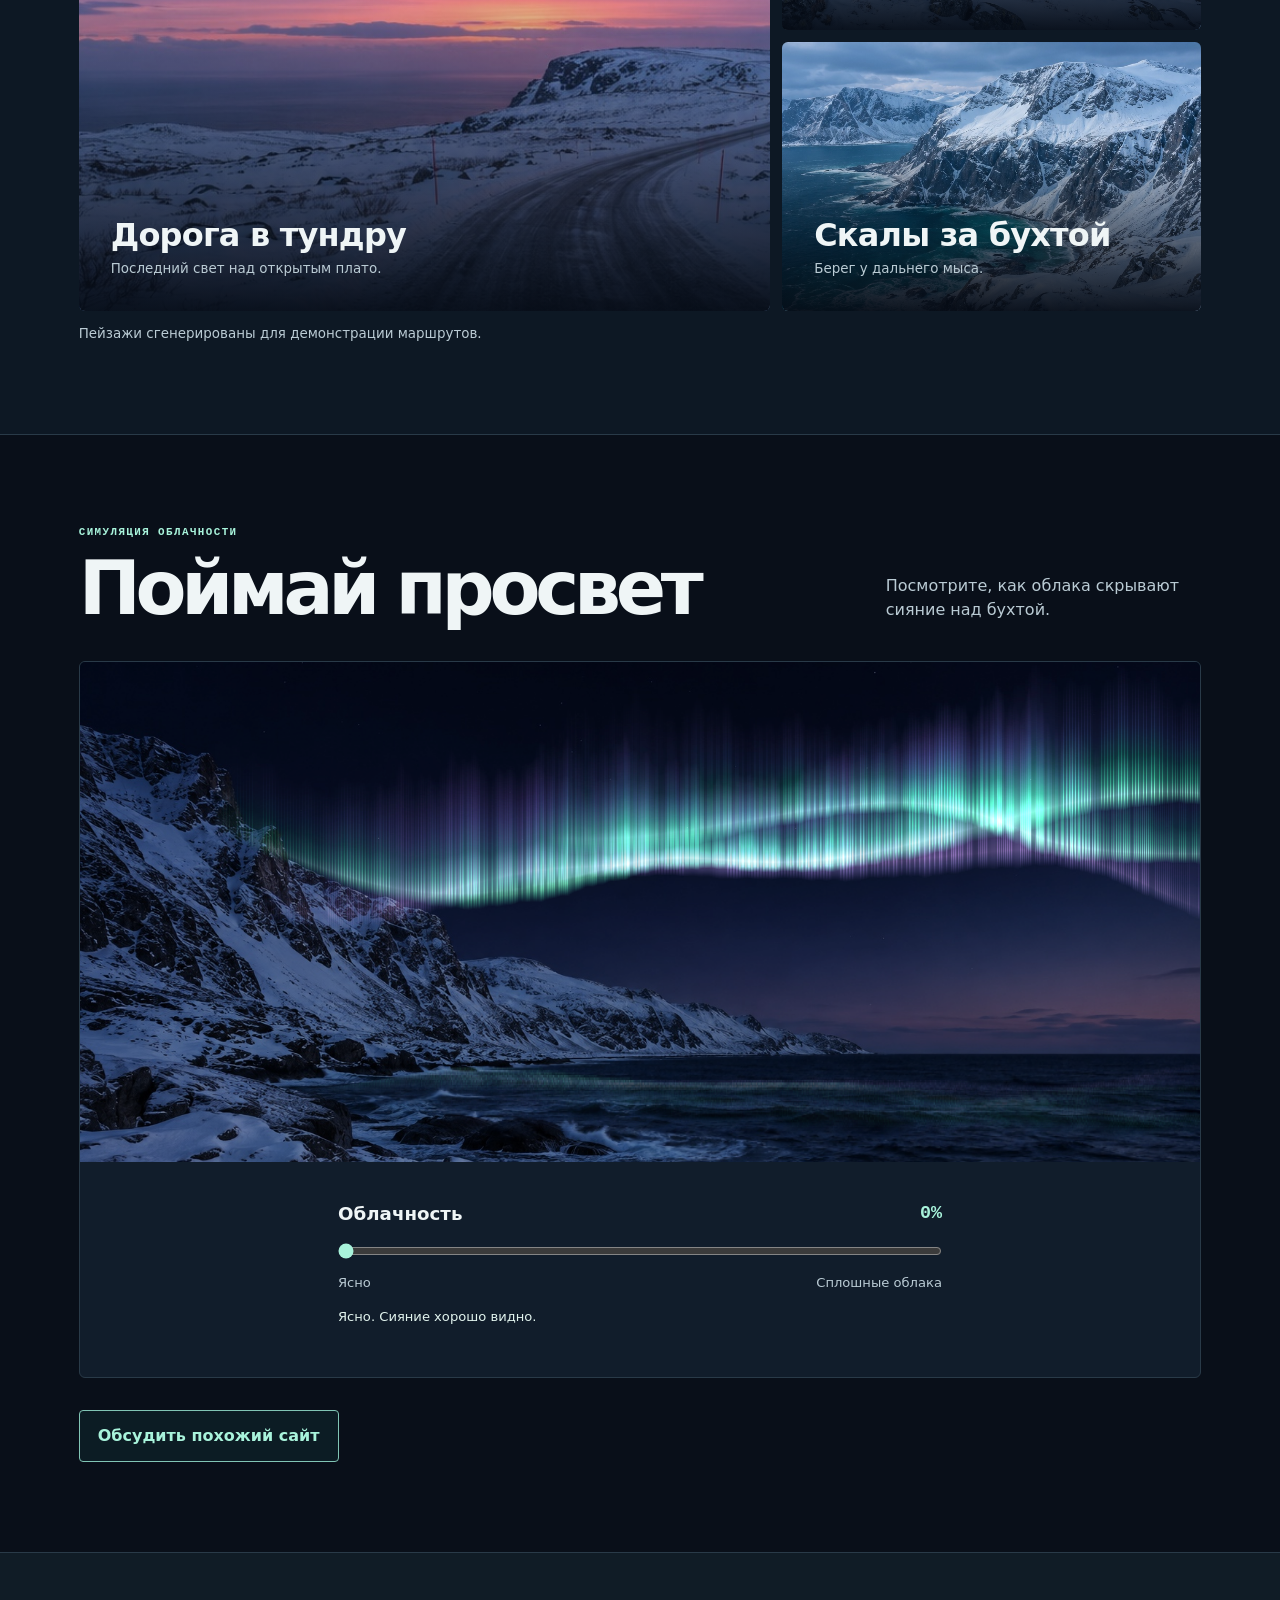
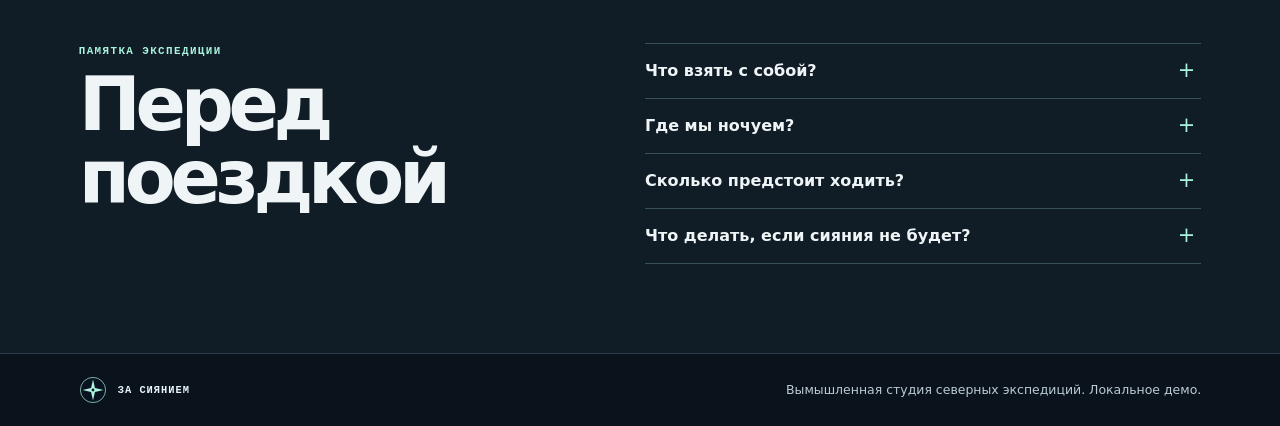
<file: projects/za-siyaniem/index.html>
<!doctype html>
<html lang="ru" data-light="night">
<head>
  <meta charset="utf-8">
  <meta name="viewport" content="width=device-width, initial-scale=1">
  <meta name="color-scheme" content="dark">
  <meta name="robots" content="noindex, nofollow">
  <meta name="description" content="За сиянием — интерактивное демо студии северных экспедиций. Выберите маршрут на одну, две или три ночи.">
  <meta name="demo-project" content="za-siyaniem-v2">
  <title>За сиянием — студия северных экспедиций</title>
  <link rel="icon" href="assets/compass.svg" type="image/svg+xml">
  <link rel="stylesheet" href="styles.css">
  <script src="aurora.js" defer></script>
  <script src="routes.js" defer></script>
  <script src="scene.js" defer></script>
</head>
<body>
  <main>
    <section class="hero" aria-labelledby="hero-title">
      <picture class="hero-landscape" aria-hidden="true">
        <source media="(max-width: 600px)" srcset="assets/hero-mobile.jpg">
        <img src="assets/hero.jpg" width="1536" height="1024" alt="" fetchpriority="high">
      </picture>
      <canvas class="aurora" aria-hidden="true"></canvas>
      <div class="hero-shade" aria-hidden="true"></div>
      <header class="hero-top frame">
        <div class="portfolio-header">
          <div class="wordmark">
            <img src="assets/compass.svg" width="34" height="34" alt="">
            <span>Студия северных<br>экспедиций</span>
          </div>
          <a class="portfolio-return" href="../../#work">← К проектам</a>
        </div>
        <nav id="section-menu" class="section-menu" aria-label="Разделы страницы">
          <a href="#routes">Маршруты</a><a href="#gallery">Галерея</a><a href="#sky">Небо</a><a href="#questions">Вопросы</a>
        </nav>
        <div class="header-controls">
          <fieldset class="light-switch">
            <legend class="sr-only">Освещение сцены</legend>
            <input class="sr-only" type="radio" name="light" id="twilight" value="twilight">
            <label for="twilight">
              <svg viewBox="0 0 24 24" aria-hidden="true"><path d="M3 17h18M6 14a6 6 0 0 1 12 0M12 3v3M4 8l2 2m14-2-2 2M7 21h10"/></svg>
              Сумерки
            </label>
            <input class="sr-only" type="radio" name="light" id="night" value="night" checked>
            <label for="night">
              <svg viewBox="0 0 24 24" aria-hidden="true"><path d="M20.9 13.5a9 9 0 0 1-10.4-10.4A9 9 0 1 0 20.9 13.5Z"/></svg>
              Ночь
            </label>
          </fieldset>
          <button type="button" class="menu-toggle" aria-expanded="false" aria-controls="section-menu" aria-label="Меню разделов">
            <svg viewBox="0 0 24 24" aria-hidden="true"><path d="M4 6h16M4 12h16M4 18h16"/></svg>
          </button>
        </div>
      </header>
      <div class="hero-copy frame">
        <p class="eyebrow hero-kicker"><span></span> Кольский полуостров · За полярным кругом</p>
        <h1 id="hero-title">За сиянием<span class="title-dot">.</span></h1>
        <p class="hero-lead">К тёмным берегам Баренцева моря — туда, где зима светится.</p>
        <div class="hero-actions">
          <a class="button button-primary" href="#routes">Выбрать маршрут
            <svg viewBox="0 0 24 24" aria-hidden="true"><path d="M12 4v15m-6-6 6 6 6-6"/></svg>
          </a>
          <a class="button button-outline" href="../../estimate.html">Оценить стоимость сайта</a>
        </div>
      </div>
      <div class="hero-foot frame">
        <span><b>69° С. Ш.</b> <i></i> Баренцево море</span>
        <a class="hero-index" href="#gallery"><span></span> Полевая заметка 01 <b aria-hidden="true">↗</b></a>
      </div>
    </section>

    <section class="route-section" aria-labelledby="routes">
      <div class="frame">
        <p class="eyebrow section-kicker">Демонстрационные маршруты</p>
        <div class="section-intro">
          <h2 id="routes" tabindex="-1">Сколько ночей<br>на Севере?</h2>
          <p>От одной ночи в тундре до трёх ночей на побережье. Выберите темп и соберите свой план.</p>
        </div>
        <fieldset class="route-options" id="route-options">
          <legend class="sr-only">Длительность маршрута</legend>
        </fieldset>
        <noscript>Включите JavaScript, чтобы выбирать маршруты и скачивать памятку.</noscript>
        <div id="route-experience" hidden>
          <section class="map-section" aria-labelledby="map-title">
            <div class="map-heading">
              <h3 id="map-title">Схема маршрута</h3>
              <p>Не в масштабе</p>
            </div>
            <p class="map-hint">Выберите точку, чтобы увидеть остановку.</p>
            <div class="map-layout">
              <div class="map-board">
                <svg class="map-art" viewBox="0 0 640 380" preserveAspectRatio="none" aria-hidden="true">
                  <defs>
                    <pattern id="map-grid" width="32" height="32" patternUnits="userSpaceOnUse">
                      <path d="M32 0H0V32" fill="none" stroke="#87a7bf" stroke-opacity=".14"/>
                    </pattern>
                  </defs>
                  <rect width="640" height="380" fill="#0b202d"/>
                  <path d="M0 58 73 91 138 76 175 109 213 100 249 143 302 152 323 177 355 150 382 151 423 93 446 113 487 63 508 76 543 46 567 56 601 26 640 40V380H0Z" fill="#152e38" stroke="#66949d" stroke-opacity=".65" stroke-width="2"/>
                  <path d="M0 169 113 166 185 214 240 200 298 232 353 221 418 238 507 178 640 143M0 220 102 218 178 267 233 252 319 284 367 264 429 279 526 227 640 204M0 289 101 268 178 323 242 308 325 336 374 308 449 315 534 274 640 250" fill="none" stroke="#74969f" stroke-opacity=".23"/>
                  <rect width="640" height="380" fill="url(#map-grid)"/>
                  <polyline id="map-line" fill="none" stroke="currentColor" stroke-width="3" stroke-linecap="round" stroke-linejoin="round" vector-effect="non-scaling-stroke"/>
                </svg>
                <span class="map-sea" aria-hidden="true">Баренцево море</span>
                <div id="map-nodes" role="group" aria-label="Точки на схеме"></div>
              </div>
              <div class="stop-strip" id="stop-strip" role="group" aria-label="Список остановок"></div>
              <article class="stop-detail" aria-live="polite" aria-atomic="true">
                <img id="stop-photo" src="assets/tundra.jpg" width="1024" height="512" loading="lazy" alt="">
                <div>
                  <p class="eyebrow" id="stop-counter"></p>
                  <h4 id="stop-name"></h4>
                  <p id="stop-description"></p>
                </div>
              </article>
            </div>
          </section>
          <div class="route-detail">
            <figure class="route-photo">
              <img id="route-photo" src="assets/tundra.jpg" width="1024" height="512" loading="lazy" alt="">
              <figcaption><span id="photo-caption"></span></figcaption>
            </figure>
            <article class="route-story">
              <p class="eyebrow route-meta" id="route-meta"></p>
              <h3 id="route-name"></h3>
              <p id="route-description"></p>
              <h4>Остановки</h4>
              <ol class="stops" id="route-stops"></ol>
            </article>
          </div>
          <div class="program">
            <h3>По дням</h3>
            <ol class="program-days" id="program-days"></ol>
          </div>
          <div class="plan">
            <div>
              <p class="eyebrow">Ваш план</p>
              <h3 id="plan-title">1 ночь · Первая ночь в тундре</h3>
              <p>Демонстрационный маршрут. Сияние зависит от облачности и активности Солнца.</p>
            </div>
            <div class="copy-actions">
              <button type="button" class="button button-outline" id="copy-plan" disabled>
                <svg viewBox="0 0 24 24" aria-hidden="true"><rect x="8" y="8" width="12" height="12" rx="2"/><path d="M16 4H6a2 2 0 0 0-2 2v10"/></svg>
                Скопировать план
              </button>
              <a class="button button-outline" id="download-plan" download>
                <svg viewBox="0 0 24 24" aria-hidden="true"><path d="M12 3v12m-5-5 5 5 5-5M4 16v5h16v-5"/></svg>
                Скачать памятку
              </a>
              <p id="copy-status" role="status"></p>
            </div>
            <div class="copy-fallback" id="copy-fallback" hidden>
              <label for="plan-text">Текст плана</label>
              <textarea id="plan-text" rows="7" readonly></textarea>
            </div>
          </div>
        </div>
      </div>
    </section>
    <section class="journal" aria-labelledby="gallery">
      <div class="frame">
        <div class="section-intro">
          <h2 id="gallery" tabindex="-1">Полевой журнал</h2>
          <p>Три иллюстрации к маршрутам по Кольскому полуострову.</p>
        </div>
        <div class="journal-grid">
          <figure>
            <img src="assets/tundra.jpg" width="1024" height="512" loading="lazy" alt="Снежная дорога под лиловым небом">
            <figcaption><h3>Дорога в тундру</h3><p>Последний свет над открытым плато.</p></figcaption>
          </figure>
          <figure>
            <img src="assets/cabin.jpg" width="1024" height="512" loading="lazy" alt="Деревянный дом с освещёнными окнами на берегу">
            <figcaption><h3>Свет в окнах</h3><p>Дом у Баренцева моря.</p></figcaption>
          </figure>
          <figure>
            <img src="assets/coast.jpg" width="1024" height="512" loading="lazy" alt="Крутые заснеженные скалы над морской бухтой">
            <figcaption><h3>Скалы за бухтой</h3><p>Берег у дальнего мыса.</p></figcaption>
          </figure>
        </div>
        <p class="illustration-note">Пейзажи сгенерированы для демонстрации маршрутов.</p>
      </div>
    </section>
    <section class="sky-section" aria-labelledby="sky">
      <div class="frame">
        <p class="eyebrow">Симуляция облачности</p>
        <div class="section-intro">
          <h2 id="sky" tabindex="-1">Поймай просвет</h2>
          <p>Посмотрите, как облака скрывают сияние над бухтой.</p>
        </div>
        <div class="sky-demo">
          <div class="sky-visual" aria-hidden="true">
            <img src="assets/hero.jpg" width="1536" height="1024" alt="" loading="lazy">
            <canvas class="water-ripples"></canvas>
            <canvas class="aurora"></canvas>
            <canvas class="water-reflection"></canvas>
            <canvas class="cloud-layer"></canvas>
          </div>
          <div class="sky-controls">
            <div class="sky-controls-top">
              <label for="cloudiness">Облачность</label>
              <output id="cloud-value" for="cloudiness">0%</output>
            </div>
            <input type="range" id="cloudiness" min="0" max="100" step="1" value="0" aria-describedby="sky-state">
            <div class="sky-scale" aria-hidden="true"><span>Ясно</span><span>Сплошные облака</span></div>
            <p id="sky-state" role="status">Ясно. Сияние хорошо видно.</p>
          </div>
        </div>
        <a class="button button-outline portfolio-cta" href="https://dmitriysnegovskoy.github.io/portfolio/#contact">Обсудить похожий сайт</a>
      </div>
    </section>
    <section class="field-guide" aria-labelledby="questions">
      <div class="frame guide-layout">
        <div class="guide-intro">
          <p class="eyebrow">Памятка экспедиции</p>
          <h2 id="questions" tabindex="-1">Перед поездкой</h2>
        </div>
        <div class="questions">
          <details>
            <summary>Что взять с собой?</summary>
            <div class="answer"><ul id="kit-list"></ul><noscript>Тёплая одежда, зимние ботинки, налобный фонарь и термос.</noscript></div>
          </details>
          <details>
            <summary>Где мы ночуем?</summary>
            <div class="answer"><ul id="stay-list"></ul></div>
          </details>
          <details>
            <summary>Сколько предстоит ходить?</summary>
            <div class="answer"><ul id="walk-list"></ul></div>
          </details>
          <details>
            <summary>Что делать, если сияния не будет?</summary>
            <div class="answer"><p>При облаках ищем просвет с ближайшей точки наблюдения. Прогулки по плато, к бухте и к дальнему мысу остаются в дневном плане, если позволяет погода.</p></div>
          </details>
        </div>
      </div>
    </section>
  </main>
  <footer class="site-footer">
    <div class="frame">
      <div class="wordmark"><img src="assets/compass.svg" width="28" height="28" alt=""><span>За сиянием</span></div>
      <p>Вымышленная студия северных экспедиций. Локальное демо.</p>
    </div>
  </footer>
</body>
</html>
</file>
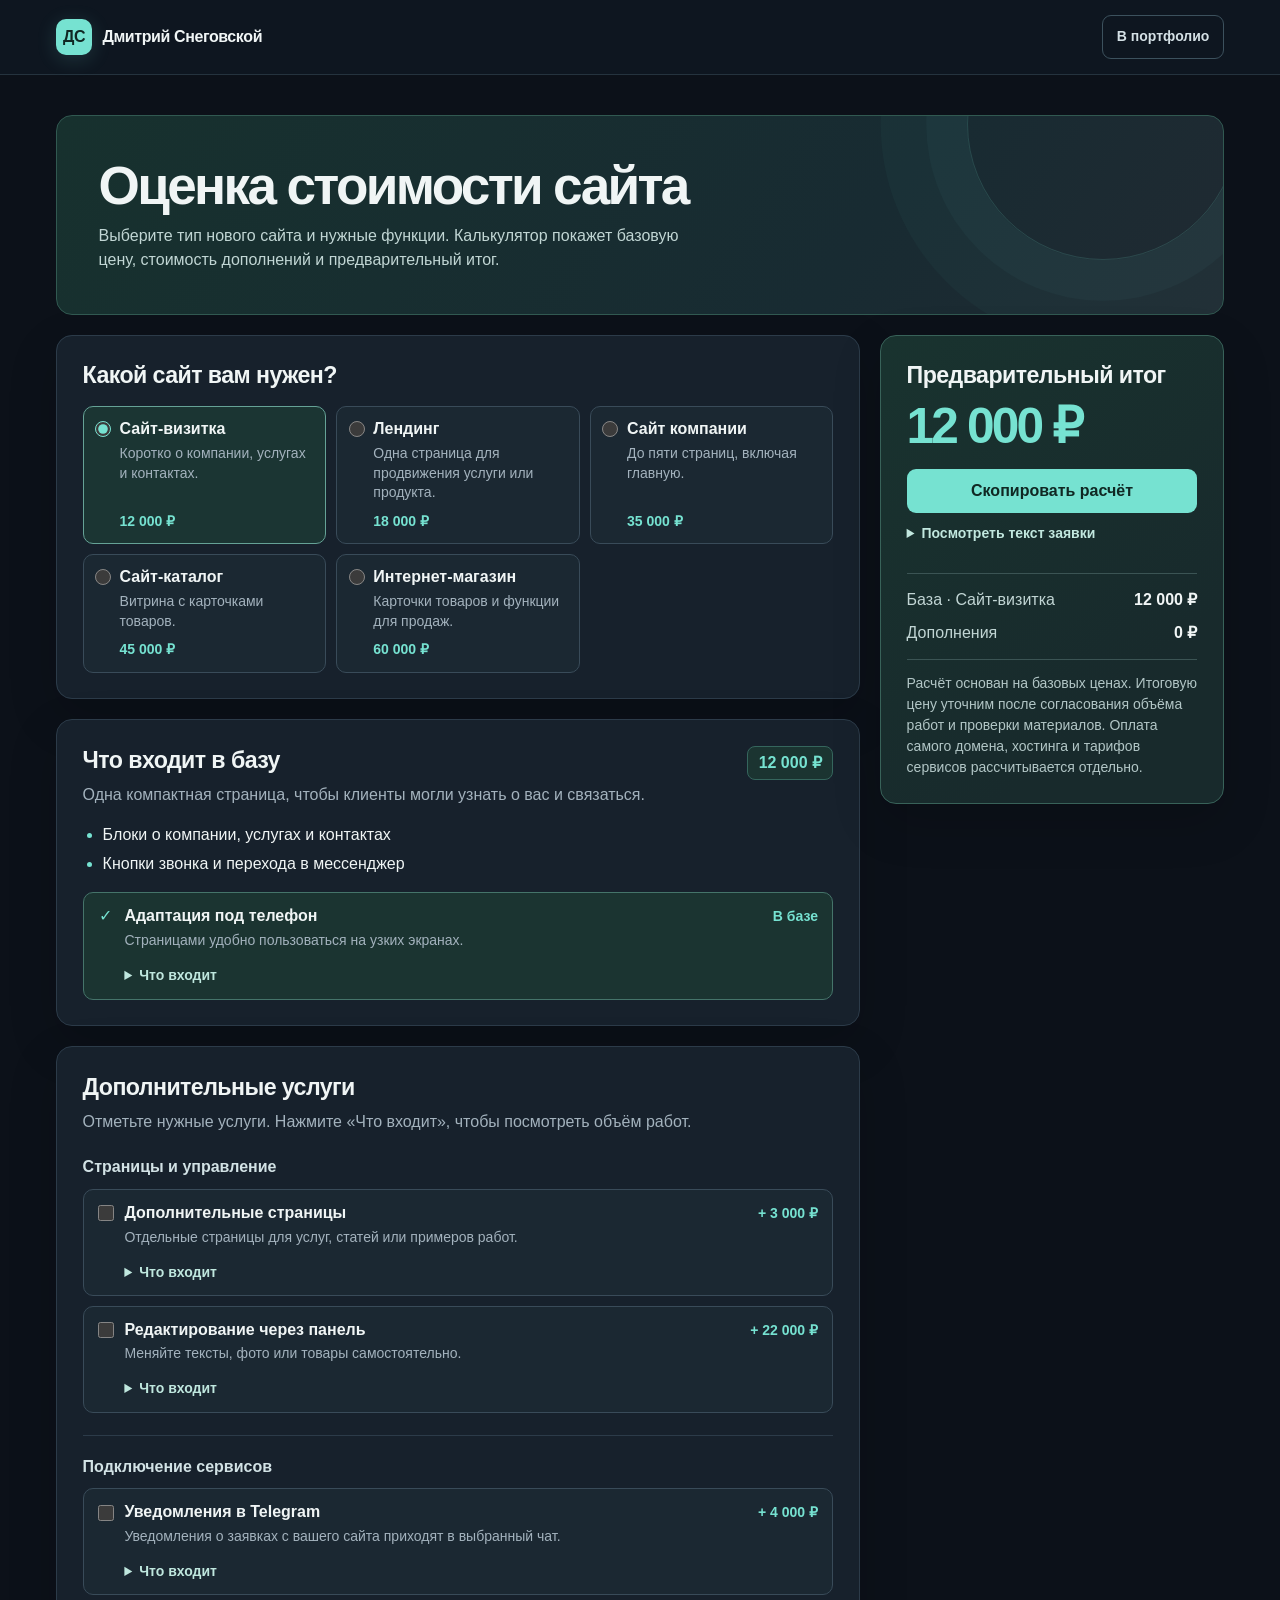
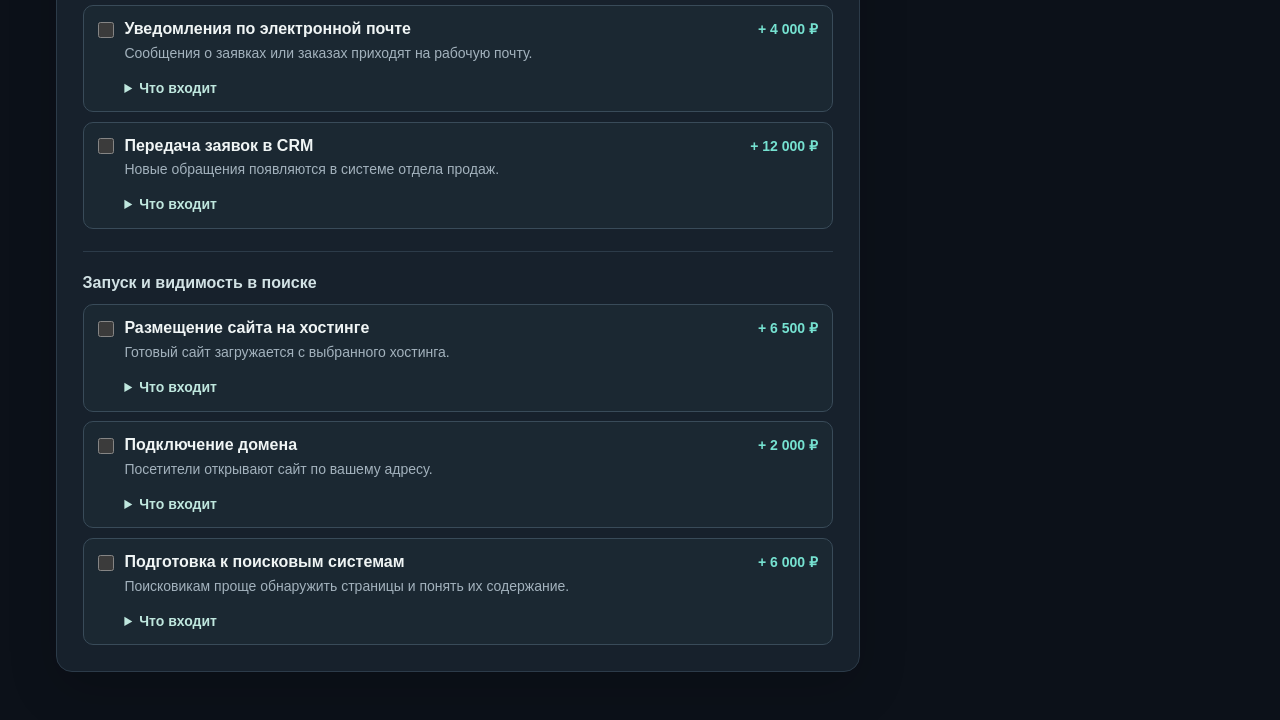
<file: estimate.html>
<!doctype html>
<html lang="ru">
<head>
  <meta charset="utf-8">
  <meta name="viewport" content="width=device-width, initial-scale=1">
  <meta name="theme-color" content="#0c1119">
  <meta name="description" content="Предварительная оценка разработки нового сайта. Выберите тип сайта и посмотрите, как услуги влияют на стоимость.">
  <title>Оценка стоимости сайта — Дмитрий Снеговской</title>
  <link rel="icon" href="assets/favicon.svg" type="image/svg+xml">
  <link rel="stylesheet" href="assets/estimate.css">
  <script src="assets/estimate-catalog.js" defer></script>
  <script src="assets/estimate.js" defer></script>
</head>
<body>
  <a class="skip-link" href="#main">К содержанию</a>
  <header class="site-header">
    <div class="wrap header-inner">
      <a class="brand" href="index.html">
        <span class="brand-mark" aria-hidden="true">ДС</span>
        <span>Дмитрий Снеговской</span>
      </a>
      <a class="back-link" href="index.html#contact">В портфолио</a>
    </div>
  </header>

  <main class="wrap main" id="main" tabindex="-1">
    <section class="intro" aria-labelledby="page-title">
      <h1 id="page-title">Оценка стоимости сайта</h1>
      <p>Выберите тип нового сайта и нужные функции. Калькулятор покажет базовую цену, стоимость дополнений и предварительный итог.</p>
    </section>

    <noscript><p class="panel">Для расчёта стоимости включите JavaScript в браузере.</p></noscript>

    <div class="calculator" id="calculator" hidden>
      <div class="configuration">
        <fieldset class="panel type-panel">
          <legend class="visually-hidden">Тип сайта</legend>
          <h2>Какой сайт вам нужен?</h2>
          <div class="types" id="site-types"></div>
        </fieldset>

        <section class="panel base-panel" aria-labelledby="base-title">
          <div class="panel-heading">
            <div>
              <h2 id="base-title">Что входит в базу</h2>
              <p id="base-description"></p>
            </div>
            <strong class="base-price" id="base-price"></strong>
          </div>
          <ul class="base-list" id="base-list"></ul>
          <div class="included-services" id="included-services"></div>
        </section>

        <section class="panel extras-panel" aria-labelledby="extras-title">
          <h2 id="extras-title">Дополнительные услуги</h2>
          <p class="section-description">Отметьте нужные услуги. Нажмите «Что входит», чтобы посмотреть объём работ.</p>
          <div id="extra-services"></div>
        </section>

        <a class="total-bar" href="#estimate">
          <span>Смотреть расчёт</span>
          <strong id="mobile-total"></strong>
        </a>
      </div>

      <aside class="panel estimate-panel" id="estimate" aria-labelledby="estimate-title" tabindex="-1">
        <h2 id="estimate-title">Предварительный итог</h2>
        <output class="total-price" id="total-price"></output>
        <div class="estimate-copy">
          <button class="copy-button" id="copy-estimate" type="button">Скопировать расчёт</button>
          <p class="copy-status" id="copy-status" role="status"></p>
          <details class="copy-preview" id="copy-preview">
            <summary>Посмотреть текст заявки</summary>
            <label class="visually-hidden" for="estimate-text">Текст заявки</label>
            <textarea id="estimate-text" rows="7" readonly spellcheck="false" aria-describedby="copy-status"></textarea>
          </details>
        </div>
        <dl class="breakdown" id="breakdown"></dl>
        <p class="estimate-note">Расчёт основан на базовых ценах. Итоговую цену уточним после согласования объёма работ и проверки материалов. Оплата самого домена, хостинга и тарифов сервисов рассчитывается отдельно.</p>
      </aside>
    </div>
  </main>

  <template id="type-template">
    <label class="type-option">
      <input type="radio" name="site-type">
      <span class="type-copy">
        <strong class="type-name"></strong>
        <span class="type-description"></span>
        <span class="type-price"></span>
      </span>
    </label>
  </template>

  <template id="service-template">
    <article class="service">
      <label class="choose-service">
        <input type="checkbox">
        <span class="service-copy">
          <strong class="service-name"></strong>
          <span class="service-description"></span>
        </span>
        <span class="service-price"></span>
      </label>
      <details class="service-details">
        <summary>Что входит</summary>
        <p></p>
        <p></p>
      </details>
    </article>
  </template>
</body>
</html>
</file>
<file: assets/site.css>
:root {
  color-scheme: light;
  --ink: #1d1b2c;
  --muted: #58566b;
  --dark: #14132a;
  --paper: #f8f7fb;
  --white: #fff;
  --line: #e1deec;
  --accent: #4e3db8;
  --light-accent: #c7bcff;
  --wrap: 1184px;
  --side: clamp(20px, 5vw, 64px);
  font-family: Inter, -apple-system, BlinkMacSystemFont, "Segoe UI", sans-serif;
  font-synthesis: none;
  text-rendering: optimizeLegibility;
}

*, *::before, *::after { box-sizing: border-box; }
[hidden] { display: none !important; }

html { scroll-behavior: smooth; }
body { margin: 0; color: var(--ink); background: var(--paper); }
h1, h2, h3, p, figure, dl, dd { margin: 0; }
img { display: block; max-width: 100%; height: auto; }
a { color: inherit; text-decoration: none; }
button, input { font: inherit; }
button { cursor: pointer; }
:focus-visible { outline: 3px solid #7b66f1; outline-offset: 4px; }
section[id], article[id], .search-example { scroll-margin-top: 24px; }

.wrap { width: min(var(--wrap), calc(100% - var(--side) * 2)); margin-inline: auto; }
.section { padding-block: clamp(60px, 8vw, 106px); }

.skip-link {
  position: fixed;
  z-index: 5;
  top: 12px;
  left: 12px;
  padding: 12px 18px;
  border-radius: 9px;
  color: var(--dark);
  background: var(--white);
  transform: translateY(-180%);
}
.skip-link:focus { transform: none; }

.intro {
  color: var(--white);
  background:
    radial-gradient(ellipse 52% 345px at 83% 330px, #382c6c 0%, transparent 100%),
    var(--dark);
}

.site-header {
  min-height: 76px;
  display: flex;
  align-items: center;
  justify-content: space-between;
  gap: 18px;
  border-bottom: 1px solid #ffffff21;
}

.brand, .header-contact, .nav, .button, .text-link {
  display: inline-flex;
  align-items: center;
}

.brand { gap: 10px; font-size: .95rem; font-weight: 700; }
.brand-mark {
  display: grid;
  place-items: center;
  width: 36px;
  height: 36px;
  border-radius: 10px;
  background: #ded6ff;
  color: #252042;
  font-size: .79rem;
  font-weight: 800;
}

.nav { gap: clamp(18px, 3.6vw, 48px); color: #dfd9ee; font-size: .9rem; }
.nav a, .header-contact { min-height: 44px; display: inline-flex; align-items: center; }
.nav a:hover, .header-contact:hover { color: var(--light-accent); }
.header-contact { gap: 7px; font-size: .9rem; font-weight: 700; white-space: nowrap; }

.hero {
  display: grid;
  grid-template-columns: minmax(0, .91fr) minmax(0, 1.09fr);
  align-items: center;
  gap: clamp(26px, 5vw, 72px);
  min-height: clamp(465px, 47vw, 598px);
  padding-block: 60px 75px;
}

.eyebrow {
  color: var(--accent);
  font-size: .77rem;
  font-weight: 760;
  letter-spacing: .09em;
  line-height: 1.4;
  text-transform: uppercase;
}

.hero-eyebrow { color: #d5ccfa; margin-bottom: 19px; }
.hero h1 {
  font-size: clamp(3.4rem, 6.7vw, 6.15rem);
  letter-spacing: -.075em;
  line-height: .99;
  font-weight: 790;
}

.hero h1 span { display: block; color: var(--light-accent); }
.hero-text {
  max-width: 420px;
  margin-top: 23px;
  color: #ded9ef;
  font-size: clamp(1rem, 1.55vw, 1.18rem);
  line-height: 1.62;
}

.actions { display: flex; flex-wrap: wrap; gap: 10px; margin-top: 31px; }
.button {
  justify-content: center;
  gap: 10px;
  min-height: 48px;
  padding: 0 16px;
  border: 1px solid transparent;
  border-radius: 10px;
  font-size: .92rem;
  font-weight: 730;
  transition: background-color .18s ease, border-color .18s ease, transform .18s ease;
}

.button-primary { color: #21183f; background: #d2c8ff; }
.button-primary:hover { background: #e3dbff; }
.button-outline { color: #f3efff; border-color: #8176a8; }
.button-outline:hover { border-color: #d2c8ff; background: #ffffff10; }
.button:hover { transform: translateY(-2px); }

.hero-art { position: relative; min-width: 0; }
.hero-art::before {
  content: "";
  position: absolute;
  inset: -26px -12px 8px -18px;
  background-image: radial-gradient(#beadff55 1px, transparent 1px);
  background-size: 17px 17px;
  mask-image: radial-gradient(ellipse, #000 23%, transparent 72%);
  pointer-events: none;
}

.hero-art-link { position: relative; display: block; padding: 0 8% 4% 0; }
.hero-browser {
  overflow: hidden;
  border: 1px solid #a69acf7a;
  border-radius: clamp(11px, 1.4vw, 20px);
  background: #292343;
  box-shadow: 0 28px 74px #09071985;
  transition: transform .25s ease;
}
.hero-browser img { width: 100%; }
.window-bar {
  display: flex;
  gap: 5px;
  align-items: center;
  padding: 0 13px;
  min-height: clamp(25px, 3vw, 39px);
  color: #e4ddf9;
}
.window-bar i { width: 6px; height: 6px; background: #a298c7; border-radius: 50%; }
.window-bar span { margin-inline: auto; font-size: clamp(.55rem, 1vw, .72rem); }

.hero-phone {
  position: absolute;
  right: 0;
  bottom: 0;
  width: 23%;
  overflow: hidden;
  padding: clamp(3px, .5vw, 6px);
  border: 1px solid #9c90c2;
  border-radius: clamp(10px, 1.9vw, 23px);
  background: #211c39;
  box-shadow: 0 12px 32px #0b0a1dbd;
  transition: transform .25s ease;
}
.hero-phone img { border-radius: clamp(6px, 1.2vw, 15px); }

.hero-art-link:hover .hero-browser { transform: translateY(-3px); }
.hero-art-link:hover .hero-phone { transform: translate(2px, -5px); }
.hero-art figcaption {
  position: relative;
  display: flex;
  align-items: center;
  gap: 8px;
  margin-top: 13px;
  color: #e0d9f4;
  font-size: .79rem;
}

.hero-art figcaption span, .case-status span {
  width: 7px;
  height: 7px;
  flex: 0 0 auto;
  border-radius: 50%;
  background: #a896ff;
}

.page-content { color: var(--ink); background: var(--paper); }
.project-overview { padding-bottom: 0; }
.project-grid {
  display: grid;
  grid-template-columns: repeat(auto-fit, minmax(min(100%, 265px), 1fr));
  gap: clamp(16px, 2.5vw, 28px);
  margin-top: 28px;
}
.project-card {
  display: flex;
  flex-direction: column;
  border: 1px solid var(--line);
  border-radius: 18px;
  background: var(--white);
  overflow: hidden;
}
.project-card:hover { border-color: var(--accent); }
.project-card > img { width: 100%; aspect-ratio: 16 / 9; object-fit: cover; }
.project-card-copy {
  flex: 1;
  display: flex;
  flex-direction: column;
  gap: 10px;
  padding: clamp(16px, 2.5vw, 24px);
}
.project-card h3 { font-size: clamp(1.35rem, 2.6vw, 1.75rem); }
.project-card p { color: var(--muted); }
.project-card span { margin-top: auto; padding-top: 6px; color: var(--accent); font-weight: 700; }
.project-card:hover span { text-decoration: underline; }
.section h2 {
  margin-top: 8px;
  font-size: clamp(2.1rem, 4.6vw, 4rem);
  font-weight: 770;
  letter-spacing: -.062em;
  line-height: 1.04;
}

.case-intro {
  display: grid;
  grid-template-columns: minmax(0, 1fr) minmax(0, .68fr);
  align-items: end;
  gap: 22px 40px;
  margin-bottom: 28px;
}

.case-intro h2 { font-size: clamp(3rem, 6.8vw, 6rem); }
.case-subtitle { margin-top: 10px; font-size: clamp(1.12rem, 2vw, 1.45rem); font-weight: 640; }
.case-summary, .panel-copy p, .search-example p:not(.eyebrow), .service p, .steps p, .about p:not(.eyebrow) {
  color: var(--muted);
  font-size: 1rem;
  line-height: 1.65;
}

.case-status {
  display: inline-flex;
  align-items: center;
  gap: 8px;
  padding: 6px 10px;
  margin-top: 12px;
  border-radius: 8px;
  background: #ede8ff;
  color: #44368d;
  font-size: .82rem;
  font-weight: 650;
}
.case-status span { background: #694fcd; }

.case-gallery {
  overflow: hidden;
  border: 1px solid var(--line);
  border-radius: 19px;
  background: var(--white);
  box-shadow: 0 12px 32px #1f193b0a;
}
.gallery-tabs {
  display: grid;
  grid-template-columns: repeat(5, minmax(0, 1fr));
  gap: 5px;
  padding: 8px;
  border-bottom: 1px solid var(--line);
  background: #f0eef7;
}

.gallery-tabs button {
  min-height: 46px;
  padding: 7px 6px;
  border: 1px solid transparent;
  border-radius: 9px;
  background: transparent;
  color: #46425c;
  font-size: clamp(.8rem, 1.55vw, .95rem);
  font-weight: 680;
  line-height: 1.16;
  transition: color .18s ease, background-color .18s ease;
}
.gallery-tabs button:hover { background: #e9e3fc; }
.gallery-tabs button[aria-selected="true"] { background: #4937a7; color: #fff; }
.gallery-tabs button:focus-visible { outline-offset: -4px; }

.gallery-panel {
  display: grid;
  grid-template-columns: minmax(0, 1.85fr) minmax(0, 1fr);
  min-width: 0;
}

.gallery-panel + .gallery-panel:not([hidden]) { border-top: 1px solid var(--line); }
.gallery-tabs:not([hidden]) ~ .gallery-panel { border-top: 0; }

.shot {
  display: grid;
  place-items: center;
  min-width: 0;
  height: clamp(270px, 34vw, 455px);
  padding: clamp(12px, 2.2vw, 26px);
  background: radial-gradient(ellipse at 50% 24%, #f2edff, #e7e3f0 82%);
}

.shot-link {
  position: relative;
  display: flex;
  align-items: center;
  justify-content: center;
  width: 100%;
  height: 100%;
  min-width: 0;
  min-height: 0;
  cursor: zoom-in;
  transition: transform .18s ease;
}
.shot-link:hover { transform: scale(1.012); }
.shot img {
  width: auto;
  height: auto;
  max-width: 100%;
  max-height: 100%;
  border: 1px solid #d5d1e0;
  border-radius: 9px;
  box-shadow: 0 10px 32px #221d3d20;
  object-fit: contain;
}
.shot-mobile img { border: 5px solid #30264c; border-radius: 17px; }

.panel-copy {
  display: flex;
  flex-direction: column;
  align-items: flex-start;
  justify-content: center;
  gap: 13px;
  padding: clamp(22px, 3.5vw, 46px);
}

.panel-copy h3, .search-example h3 { font-size: clamp(1.45rem, 2.6vw, 2rem); letter-spacing: -.045em; line-height: 1.13; }
.text-link { min-height: 44px; gap: 8px; color: var(--accent); font-size: .91rem; font-weight: 730; }
.text-link:hover { text-decoration: underline; text-underline-offset: 4px; }

.case-video {
  display: grid;
  grid-template-columns: minmax(0, 1.45fr) minmax(0, 1fr);
  grid-template-areas: "player copy";
  align-items: center;
  gap: clamp(16px, 4vw, 52px);
  margin-top: 24px;
  padding: clamp(16px, 3vw, 34px);
  border-radius: 19px;
  color: #f8f6ff;
  background: radial-gradient(ellipse at top right, #382d58, transparent 72%), #19172c;
}
.case-video-copy { grid-area: copy; }
.case-video-copy .eyebrow { color: #d4c5ff; }
.case-video-copy h3 {
  margin-block: 9px 12px;
  font-size: clamp(1.7rem, 3.6vw, 2.9rem);
  letter-spacing: -.048em;
  line-height: 1.08;
}
.case-video-copy p:last-child { max-width: 350px; color: #e1dcf3; line-height: 1.65; }
.case-video video {
  grid-area: player;
  display: block;
  width: 100%;
  height: auto;
  aspect-ratio: 45 / 32;
  border: 1px solid #aca0d44f;
  border-radius: 12px;
  background: #151629;
}

.search-example {
  display: grid;
  grid-template-columns: minmax(0, .75fr) minmax(0, 1fr);
  gap: 24px clamp(24px, 5vw, 65px);
  align-items: start;
  margin-top: 24px;
  padding: clamp(20px, 4vw, 42px);
  border: 1px solid var(--line);
  border-radius: 19px;
  background: linear-gradient(115deg, #eae5fa, #f5f2fa);
}
.catalog-example-copy { padding-top: clamp(5px, 2vw, 24px); }
.search-example h3 {
  max-width: 420px;
  margin: 9px 0 10px;
  font-size: clamp(1.7rem, 3.5vw, 2.65rem);
}
.catalog-example-copy > p:not(.eyebrow) { max-width: 370px; }
.search-example p.catalog-example-tip {
  margin-top: 19px;
  padding-left: 12px;
  border-left: 2px solid #aa97ec;
  font-size: .9rem;
}

.search-playground {
  min-width: 0;
  padding: clamp(12px, 2.1vw, 22px);
  border: 1px solid #ddd8ec;
  border-radius: 13px;
  background: var(--white);
  box-shadow: 0 9px 24px #32245e0d;
}

.search-widget > label { display: block; margin-bottom: 6px; font-size: .83rem; font-weight: 700; }
.search-field { position: relative; }
.search-field span {
  position: absolute;
  top: 15px;
  left: 13px;
  width: 12px;
  height: 12px;
  border: 1.5px solid #65578c;
  border-radius: 50%;
  pointer-events: none;
}
.search-field span::after {
  content: "";
  position: absolute;
  top: 9px;
  left: 8px;
  width: 6px;
  height: 1.5px;
  background: #65578c;
  transform: rotate(45deg);
}
.search-field input {
  width: 100%;
  min-height: 44px;
  padding: 8px 12px 8px 34px;
  border: 1px solid #cfc8e5;
  border-radius: 8px;
  color: var(--ink);
  background: #fbfaff;
}

.catalog-filters, .catalog-categories, .catalog-results-bar {
  display: flex;
  align-items: center;
}
.catalog-filters {
  flex-wrap: wrap;
  justify-content: space-between;
  gap: 5px 9px;
  margin-block: 9px 6px;
}
.catalog-categories { flex-wrap: wrap; gap: 5px; }
.catalog-categories button {
  min-height: 34px;
  padding: 6px 8px;
  border: 1px solid #e8e2f4;
  border-radius: 7px;
  color: #4c4266;
  background: #f8f6fc;
  font-size: .79rem;
  font-weight: 650;
}
.catalog-categories button:hover { background: #ece6fb; }
.catalog-categories button[aria-pressed="true"] {
  border-color: #4937a7;
  color: #fff;
  background: #4937a7;
}
.catalog-categories button:focus-visible { outline-offset: 2px; }

.catalog-availability {
  display: inline-flex;
  align-items: center;
  gap: 6px;
  min-height: 40px;
  color: #423a55;
  font-size: .83rem;
  font-weight: 650;
  cursor: pointer;
}
.catalog-availability input {
  width: 16px;
  height: 16px;
  margin: 0;
  accent-color: #4937a7;
}

.catalog-results-bar {
  justify-content: space-between;
  gap: 5px;
  min-height: 32px;
  color: var(--muted);
  font-size: .79rem;
}
.catalog-results-bar button {
  min-height: 32px;
  padding: 2px 0 2px 8px;
  border: 0;
  color: var(--accent);
  background: transparent;
  font-size: inherit;
  font-weight: 650;
}
.catalog-results-bar button:hover { text-decoration: underline; text-underline-offset: 3px; }

.search-results { padding: 0; margin: 0; list-style: none; }
.search-results li {
  display: flex;
  justify-content: space-between;
  align-items: center;
  gap: 8px;
  min-height: 43px;
  padding: 8px 0;
  border-top: 1px solid #eeebf4;
  color: #282437;
  font-size: .86rem;
  font-weight: 680;
  line-height: 1.35;
}
.product-stock {
  flex-shrink: 0;
  padding: 4px 7px;
  border-radius: 6px;
  color: #615a70;
  background: #f1eef5;
  font-size: .71rem;
  font-weight: 600;
}
[data-in-stock] .product-stock { color: #175e49; background: #e7f4ed; }
.search-example p.search-empty {
  padding: 12px 0 4px;
  border-top: 1px solid #eeebf4;
  font-size: .86rem;
}

.services-section { background: #efedf6; }
.services-grid {
  display: grid;
  grid-template-columns: repeat(3, minmax(0, 1fr));
  gap: 12px;
  margin-top: 30px;
}
.service {
  padding: clamp(19px, 3vw, 32px);
  border: 1px solid var(--line);
  border-radius: 15px;
  background: #faf9fe;
  transition: border-color .18s ease, transform .18s ease;
}
.service:hover { border-color: #bbb0e8; transform: translateY(-3px); }
.service h3, .steps h3 { margin-bottom: 7px; font-size: clamp(1.12rem, 1.8vw, 1.38rem); letter-spacing: -.025em; }

.process, .about {
  display: grid;
  grid-template-columns: minmax(0, .67fr) minmax(0, 1fr);
  gap: 20px 44px;
}

.steps { margin: 0; padding: 0; list-style: none; }
.steps li {
  display: grid;
  grid-template-columns: auto minmax(0, 1fr);
  gap: 14px;
  padding: 17px 0;
  border-bottom: 1px solid var(--line);
}
.steps li:first-child { padding-top: 0; }
.step-number {
  display: grid;
  place-items: center;
  width: 35px;
  height: 35px;
  border-radius: 9px;
  background: #ece7fa;
  color: #4f3b9e;
  font-size: .87rem;
  font-weight: 750;
}

.about-section { padding-block: clamp(42px, 6vw, 72px); background: #efedf6; }
.about h2 { margin: 0 0 12px; }
.about p + p { margin-top: 8px; }

.contact-card {
  display: grid;
  grid-template-columns: minmax(0, 1fr) minmax(0, .62fr);
  gap: 26px 36px;
  align-items: center;
  padding: clamp(21px, 5vw, 65px);
  border-radius: 20px;
  color: var(--white);
  background: radial-gradient(ellipse at 90% 10%, #3e2c71, transparent 67%), #201933;
}
.contact-card .eyebrow { color: #d3c6ff; }
.contact-card p:not(.eyebrow) { color: #e6def7; margin: 13px 0 20px; line-height: 1.6; }
.contact-actions { margin-top: 0; }
.contact-list { display: grid; gap: 13px; }
.contact-list div { padding-bottom: 12px; border-bottom: 1px solid #ffffff31; }
.contact-list dt { color: #d7ccef; font-size: .8rem; }
.contact-list dd { margin-top: 4px; font-weight: 680; overflow-wrap: anywhere; }
.contact-list a:hover { color: #e2d9ff; text-decoration: underline; text-underline-offset: 4px; }

.footer { color: var(--muted); font-size: .86rem; }
.footer-inner {
  display: flex;
  justify-content: space-between;
  align-items: center;
  gap: 12px;
  min-height: 68px;
  padding-block: 8px;
  border-top: 1px solid var(--line);
}
.footer a { color: var(--accent); }
.footer a:hover { text-decoration: underline; }

.image-viewer {
  width: min(1040px, calc(100% - 28px));
  max-height: calc(100% - 28px);
  padding: 14px;
  overflow: auto;
  border: 0;
  border-radius: 15px;
  color: var(--ink);
  background: #faf9fe;
}
.image-viewer::backdrop { background: #161329d9; }
.viewer-header { display: flex; align-items: center; justify-content: space-between; gap: 10px; padding-bottom: 8px; }
.viewer-header h2 { font-size: clamp(.98rem, 2.5vw, 1.15rem); letter-spacing: -.02em; }
.viewer-header button {
  min-height: 44px;
  padding: 0 10px;
  border: 1px solid #dcd4ef;
  border-radius: 8px;
  color: #4937a7;
  background: #eee9fc;
  font-size: .85rem;
  white-space: nowrap;
}
.image-viewer img {
  margin-inline: auto;
  max-height: calc(100vh - 108px);
  max-height: calc(100dvh - 108px);
  object-fit: contain;
}

@media (max-width: 850px) {
  .hero { gap: 28px; }
  .hero h1 { font-size: clamp(3rem, 7.6vw, 4.9rem); }
  .gallery-panel { grid-template-columns: minmax(0, 1.45fr) minmax(0, 1fr); }
  .panel-copy { padding: 20px; }
}

@media (max-width: 680px) {
  .site-header { min-height: 60px; }
  .nav { display: none; }
  .hero { grid-template-columns: minmax(0, 1fr); padding-block: 43px 37px; gap: 32px; }
  .hero h1 { font-size: clamp(3.2rem, 12vw, 5rem); }
  .hero-text { margin-top: 17px; }
  .actions { margin-top: 22px; }
  .hero-art { max-width: 510px; width: 100%; margin-inline: auto; }
  .hero-art::before { inset: -13px -8px 1px -8px; }
  .hero-art figcaption { margin-top: 8px; }
  .case-intro, .gallery-panel, .search-example, .services-grid, .process, .about, .contact-card {
    grid-template-columns: minmax(0, 1fr);
  }
  .case-intro { margin-bottom: 20px; gap: 14px; }
  .shot { height: clamp(190px, 57vw, 340px); }
  .panel-copy { min-height: 177px; justify-content: flex-start; gap: 8px; }
  .panel-copy:has(.text-link) { padding-bottom: 12px; }
  .case-video {
    grid-template-columns: minmax(0, 1fr);
    grid-template-areas: "copy" "player";
  }
  .search-example { gap: 15px; }
  .catalog-example-copy { padding-top: 0; }
  .services-grid { margin-top: 20px; }
  .about { gap: 8px; }
}

@media (max-width: 520px) {
  .gallery-tabs { display: flex; flex-wrap: wrap; }
  .gallery-tabs button { flex: 1 0 29%; padding-inline: 7px; }
}

@media (max-width: 420px) {
  .catalog-categories {
    display: grid;
    grid-template-columns: repeat(2, minmax(0, 1fr));
    width: 100%;
  }
}

@media (min-width: 360px) and (max-width: 680px) {
  .actions { display: grid; grid-template-columns: repeat(2, minmax(0, 1fr)); max-width: 370px; }
  .actions .button { gap: 7px; padding-inline: 8px; font-size: .86rem; }
}

@media (max-width: 370px) {
  .brand { font-size: .84rem; gap: 6px; }
  .header-contact { font-size: .81rem; }
  .hero h1 { font-size: 2.9rem; }
  .actions .button { padding-inline: 10px; font-size: .82rem; }
  .gallery-tabs { gap: 3px; padding: 5px; }
  .gallery-tabs button { font-size: .79rem; }
}

@media (prefers-reduced-motion: no-preference) {
  .hero-copy { animation: enter .58s ease-out both; }
  .hero-art { animation: enter .68s .07s ease-out both; }
  @keyframes enter {
    from { opacity: 0; transform: translateY(14px); }
    to { opacity: 1; transform: translateY(0); }
  }
}

@media (prefers-reduced-motion: reduce) {
  html { scroll-behavior: auto; }
  *, *::before, *::after { transition-duration: 0s !important; }
  .button:hover, .hero-art-link:hover .hero-browser, .hero-art-link:hover .hero-phone, .shot-link:hover, .service:hover {
    transform: none;
  }
}

.diagonal-arrow {
  position: relative;
  width: .72em;
  height: .72em;
  flex: 0 0 .72em;
}
.diagonal-arrow::before {
  content: "";
  position: absolute;
  inset: 0 0 auto auto;
  width: 70%;
  height: 70%;
  border-top: 1.5px solid currentColor;
  border-right: 1.5px solid currentColor;
}
.diagonal-arrow::after {
  content: "";
  position: absolute;
  top: 49%;
  left: -9%;
  width: 116%;
  height: 1.5px;
  background: currentColor;
  transform: rotate(-45deg);
}
</file>
<file: projects/luch/styles.css>
:root {
  color-scheme: light;
  --milk: #f4f0e8;
  --paper: #fcf8f0;
  --ink: #252521;
  --muted: #68645c;
  --amber: #ba6a2e;
  --amber-ink: #934b20;
  --line: #d8d1c5;
  --panel: #292824;
  --panel-text: #fff7ec;
  --panel-muted: #d2c8ba;
  --panel-line: #60574c;
  --panel-accent: #ffc280;
  --gutter: clamp(1rem, 4.6vw, 4.75rem);
  --serif: Georgia, "Times New Roman", serif;
  --sans: -apple-system, BlinkMacSystemFont, "Segoe UI", Arial, sans-serif;
}

@property --tint {
  syntax: "<color>";
  inherits: true;
  initial-value: #ffd6a0;
}

*, *::before, *::after { box-sizing: border-box; }
html { scroll-behavior: smooth; }
body { margin: 0; background: var(--milk); color: var(--ink); font: 1rem/1.5 var(--sans); }
[hidden] { display: none !important; }
h1, h2, h3, p, figure { margin: 0; }
a { color: inherit; }
button, textarea, select, input { font: inherit; }
button { cursor: pointer; }
:focus-visible { outline: 2px solid var(--amber-ink); outline-offset: 4px; }
.wrap { width: min(100% - var(--gutter) * 2, 86rem); margin-inline: auto; }
.section-pad { padding-block: clamp(3.75rem, 8vw, 7.75rem); }
section { scroll-margin-top: 1.25rem; }
.skip {
  position: fixed; z-index: 5; top: .5rem; left: .5rem; padding: .75rem 1rem;
  background: var(--ink); color: white; transform: translateY(-160%);
}
.skip:focus { transform: translateY(0); }
.masthead { border-bottom: 1px solid var(--line); }
.header-inner { min-height: 5.1rem; display: flex; justify-content: space-between; align-items: center; gap: 1rem; }
.portfolio-header { display: flex; flex-direction: column; align-items: flex-start; padding-top: .45rem; }
.portfolio-return {
  display: inline-flex; align-items: center; min-height: 44px; color: var(--ink);
  font-size: .9rem; text-underline-offset: .22em; white-space: nowrap;
}
.portfolio-return:hover { color: var(--amber-ink); }
.brand {
  display: inline-flex; align-items: center; gap: .48rem; flex: none;
  text-decoration: none; font-weight: 750; font-size: 1.55rem; line-height: 1; letter-spacing: .13em;
}
.brand-mark {
  display: inline-block; width: 1.5rem; aspect-ratio: 1; flex: none; background: currentColor; color: var(--amber-ink);
  clip-path: polygon(50% 0, 55% 39%, 82% 18%, 61% 45%, 100% 50%, 61% 55%, 82% 82%, 55% 61%, 50% 100%, 45% 61%, 18% 82%, 39% 55%, 0 50%, 39% 45%, 18% 18%, 45% 39%);
}
.navigation { display: flex; gap: clamp(1rem, 3.25vw, 3rem); align-items: center; font-size: .94rem; }
.navigation a { text-decoration: none; padding-block: .55rem; }
.navigation a:hover { color: var(--amber-ink); }
.navigation .nav-contact { border: 1px solid #b9ad9e; border-radius: 2rem; padding: .63rem 1.25rem; }
.menu-toggle { display: none; color: inherit; }
.menu-icon { width: 1rem; height: .64rem; border-block: 1px solid; }

.hero { padding-top: clamp(2.4rem, 5.1vw, 5.5rem); padding-bottom: clamp(2.9rem, 6vw, 5.65rem); }
.hero-intro { display: grid; grid-template-columns: minmax(0, 1fr) minmax(16rem, 30%); gap: clamp(1rem, 3vw, 3rem); align-items: end; margin-bottom: 2.1rem; }
.eyebrow {
  display: flex; align-items: center; gap: .68rem; color: var(--amber-ink);
  width: fit-content; font-size: .875rem; font-weight: 650; letter-spacing: .1em; text-transform: uppercase;
  margin-bottom: 1rem;
}
.eyebrow::before { content: ""; width: 1.7rem; height: 1px; background: var(--amber); flex: none; }
h1, h2 { font-family: var(--serif); font-weight: 400; letter-spacing: -.058em; line-height: 1; }
h1 { font-size: clamp(2.25rem, 5.5vw, 6.2rem); }
h1 em, h2 em { color: var(--amber-ink); font-weight: inherit; }
h1 em { display: block; margin-top: .055em; }
h2 { font-size: clamp(2.55rem, 5.25vw, 5.5rem); }
h3 { font-size: 1.3rem; line-height: 1.2; }
.hero-side { padding-bottom: .15rem; }
.hero-side p { color: var(--muted); max-width: 34ch; font-size: clamp(1rem, 1.53vw, 1.24rem); line-height: 1.48; }
.hero-actions { margin-top: 1.35rem; display: flex; column-gap: 1.12rem; row-gap: .65rem; flex-wrap: wrap; align-items: center; }
.button {
  display: inline-flex; align-items: center; justify-content: center; min-height: 2.8rem; border-radius: .28rem; border: 1px solid transparent;
  padding: .62rem 1.05rem; font-size: .94rem; font-weight: 640; text-decoration: none; transition: background-color .18s ease, color .18s ease;
}
.button-dark { color: var(--panel-text); background: var(--ink); }
.button-dark:hover { background: #553b2a; }
.button-outline { border-color: var(--amber-ink); color: var(--ink); }
.button-outline:hover { background: #eee2d2; color: var(--amber-ink); }
.portfolio-cta { margin-top: clamp(1.25rem, 3vw, 2rem); }
.text-link { text-decoration: underline; text-underline-offset: .28em; font-size: .94rem; font-weight: 600; padding-block: .45rem; }
.text-link:hover { color: var(--amber-ink); }

.demo { display: grid; grid-template-columns: minmax(0, 1fr) minmax(19.5rem, 30%); align-items: start; gap: .8rem; }
.hero-figure figcaption {
  border-top: 1px solid var(--line); margin-top: .65rem; padding-top: .65rem; display: flex;
  justify-content: space-between; gap: .6rem; color: var(--muted); font-size: .875rem;
}
.photo { position: relative; isolation: isolate; overflow: hidden; aspect-ratio: 1672 / 941; background: #504940; }
.photo > img { display: block; width: 100%; height: 100%; object-fit: cover; }
.hero-photo { border-radius: .3rem; transition: --tint .3s ease; }
.light-overlay { position: absolute; inset: 0; pointer-events: none; }
.glow-group {
  position: absolute; inset: 0; opacity: var(--power, 0);
  mix-blend-mode: screen;
}
.hero-photo .glow-group { transition: opacity .32s ease; }
.glow-group span { position: absolute; display: block; }
.pool {
  inset: 0;
  background: radial-gradient(ellipse var(--rx) var(--ry) at var(--cx) var(--cy), color-mix(in srgb, var(--tint) var(--pool-core, 47%), transparent), color-mix(in srgb, var(--tint) var(--pool-mid, 19%), transparent) 43%, transparent 100%);
}
.light-source {
  width: var(--beam-width, 4%); height: var(--beam-height, 6%);
  left: var(--x); top: var(--y); transform: translate(-50%, -50%);
  background: radial-gradient(ellipse at center, color-mix(in srgb, white 40%, var(--tint)), color-mix(in srgb, var(--tint) 49%, transparent) 28%, transparent 72%);
}
.light-overlay { display: contents; }
[data-zone="floor"] { --pool-core: 58%; --pool-mid: 26%; }
[data-zone="floor"] .pool { mask-image: linear-gradient(180deg, transparent 30%, black 52%); }
.area-floor-shade {
  left: 11.7%; top: 36.45%; width: 8.05%; height: 5.7%; border-radius: 55% 55% 28% 28% / 36% 36% 22% 22%;
  background: linear-gradient(0deg, color-mix(in srgb, white 38%, var(--tint)), color-mix(in srgb, var(--tint) 47%, transparent) 83%, transparent);
}
[data-light="living"] [data-zone="wall"] { --pool-core: 52%; --pool-mid: 25%; }
[data-light="living"] [data-zone="wall"] .pool { mask-image: linear-gradient(180deg, transparent 20.2%, black 24%, black 54%, transparent 81%); }
.area-wall-line {
  left: 17%; top: 20.2%; width: 66%; height: .47%; border-radius: 1rem;
  background: color-mix(in srgb, white 20%, var(--tint)); box-shadow: 0 .12rem .55rem .13rem color-mix(in srgb, var(--tint) 56%, transparent);
}
[data-zone="ceiling"] { --pool-core: 30%; --pool-mid: 12%; --beam-width: 4.8%; --beam-height: 6%; }
[data-zone="ceiling"] .light-source::after, [data-zone="pendants"] .light-source::after {
  position: absolute; content: ""; left: 50%; top: 52%; width: 460%; height: 580%; transform: translateX(-50%);
  background: radial-gradient(ellipse at 50% 2%, color-mix(in srgb, var(--tint) 52%, transparent), transparent 64%);
  mask-image: conic-gradient(from 135deg at 50% 0, transparent 0deg, black 37deg 53deg, transparent 90deg 360deg);
}
[data-zone="task"] { --pool-core: 66%; --pool-mid: 24%; --beam-width: 8%; --beam-height: 9%; }
[data-zone="task"] .pool { mask-image: linear-gradient(180deg, transparent 43%, black 54%, black 77%, transparent 95%); }
[data-zone="shelf"] { --pool-core: 45%; --beam-width: 17%; --beam-height: 4%; }
[data-zone="pendants"] { --pool-core: 58%; --pool-mid: 26%; --beam-width: 12%; --beam-height: 7%; }
[data-zone="pendants"] .light-source { background: radial-gradient(ellipse at center, var(--tint), color-mix(in srgb, var(--tint) 48%, transparent) 37%, transparent 73%); }
[data-zone="counter"] { --pool-core: 53%; }
.area-counter-line {
  inset: 0; background: color-mix(in srgb, white 18%, var(--tint));
  clip-path: polygon(79% 23.5%, 97.5% 5.5%, 97.5% 6.25%, 79% 24.25%);
}
[data-zone="fill"] { --pool-core: 26%; --pool-mid: 11%; --beam-width: 0%; --beam-height: 0%; }
.zone-marker {
  position: absolute; left: var(--x); top: var(--y); transform: translate(-50%, -50%);
  width: .64rem; aspect-ratio: 1; border-radius: 50%; background: #38342c; border: 1px solid #fff3dc;
  box-shadow: 0 0 0 .18rem #29282455; transition: background-color .25s ease, box-shadow .25s ease; pointer-events: none;
}
.zone-marker.is-on { background: #ffd49f; box-shadow: 0 0 0 .19rem #39291f7a, 0 0 1rem #ffd49fd9; }

.light-panel { border-radius: .3rem; background: var(--panel); color: var(--panel-text); padding: clamp(1rem, 1.65vw, 1.6rem); }
.light-panel :focus-visible { outline-color: var(--panel-accent); }
.panel-label {
  display: flex; align-items: center; gap: .48rem; color: var(--panel-accent);
  font-size: .875rem; letter-spacing: .08em; text-transform: uppercase; font-weight: 650; margin-bottom: .85rem;
}
.panel-label .brand-mark { width: .98rem; color: inherit; }
.preset-heading { display: flex; align-items: center; justify-content: space-between; flex-wrap: wrap; gap: .2rem .75rem; }
.preset-heading p { font: 400 clamp(1.55rem, 2.5vw, 2.4rem)/1.15 var(--serif); letter-spacing: -.04em; }
.reset { padding: .38rem .05rem; border: 0; background: transparent; color: var(--panel-muted); text-decoration: underline; text-underline-offset: .2em; font-size: .875rem; }
.reset:hover { color: var(--panel-accent); }
#scene-description, .light-fallback { color: var(--panel-muted); font-size: .875rem; }
#scene-description { min-height: 2.6em; margin-top: .17rem; }
.presets { display: flex; flex-wrap: wrap; gap: .28rem; margin: .65rem 0 .45rem; }
.preset, .temperature label {
  border: 1px solid var(--panel-line); border-radius: .22rem; padding: .37rem .48rem; min-height: 2.35rem;
  background: transparent; color: var(--panel-text); font-size: .875rem; line-height: 1.3;
  transition: color .18s ease, background-color .18s ease, border-color .18s ease;
}
.preset:hover, .temperature label:hover { border-color: var(--panel-accent); }
.preset[aria-pressed="true"] { background: var(--panel-accent); border-color: var(--panel-accent); color: #34251c; font-weight: 620; }
.switches { border-top: 1px solid var(--panel-line); border-bottom: 1px solid var(--panel-line); margin-top: .82rem; padding-block: .36rem; }
.switch {
  display: flex; min-height: 2.45rem; width: 100%; align-items: center; gap: .75rem; justify-content: space-between;
  background: transparent; border: none; padding: .28rem .03rem; color: var(--panel-text); font-size: .9rem; text-align: left;
}
.switch:hover { color: var(--panel-accent); }
.switch-track { width: 2.08rem; height: 1.14rem; flex: none; border: 1px solid #a09687; border-radius: 2rem; padding: .15rem; display: flex; align-items: center; color: #b8ab99; }
.switch-track::before { content: ""; width: .73rem; aspect-ratio: 1; border-radius: 50%; background: currentColor; transition: transform .24s ease; }
.switch[aria-checked="true"] .switch-track { background: var(--panel-accent); border-color: var(--panel-accent); color: #34251c; }
.switch[aria-checked="true"] .switch-track::before { transform: translateX(.92rem); }
.brightness { display: grid; grid-template-columns: 1fr auto; margin-top: .72rem; align-items: center; font-size: .9rem; }
.brightness output { color: var(--panel-accent); font-variant-numeric: tabular-nums; }
.brightness input { grid-column: 1/-1; margin: 0; height: 1.8rem; width: 100%; accent-color: var(--panel-accent); cursor: pointer; }
.temperature { margin: .45rem 0 0; padding: 0; border: 0; display: grid; grid-auto-flow: column; grid-auto-columns: 1fr; gap: .35rem; min-width: 0; }
.temperature legend { padding: 0; font-size: .9rem; margin-bottom: .37rem; }
.temperature label { position: relative; display: flex; justify-content: center; align-items: center; gap: .4rem; cursor: pointer; }
.temperature input { position: absolute; width: 1px; height: 1px; clip-path: inset(50%); }
.temperature label:has(:focus-visible) { outline: 2px solid var(--panel-accent); outline-offset: 3px; }
.temperature label:has(:checked) { background: #4e4032; border-color: var(--panel-accent); font-weight: 620; }
.temperature-dot { background: var(--tone); width: .55rem; aspect-ratio: 1; border-radius: 50%; flex: none; }

.examples { background: #eae3d7; border-block: 1px solid var(--line); }
.section-intro { display: grid; grid-template-columns: minmax(0, 1fr) minmax(14rem, 29%); align-items: end; gap: 1rem; margin-bottom: clamp(1.5rem, 3.5vw, 3rem); }
.section-intro > p { max-width: 32ch; color: var(--muted); }
.case-tabs { display: flex; flex-wrap: wrap; gap: .55rem; margin-bottom: 1rem; }
.case-tab { border: 1px solid #b6ab9a; border-radius: 2rem; background: transparent; color: var(--ink); padding: .55rem 1.15rem; min-height: 2.75rem; font-size: .94rem; transition: background-color .2s ease, color .2s ease; }
.case-tab:hover { border-color: var(--ink); }
.case-tab[aria-selected="true"] { color: var(--panel-text); background: var(--ink); border-color: var(--ink); }
.comparison { position: relative; border-radius: .3rem; isolation: isolate; aspect-ratio: 1672 / 941; --split: 50%; }
.comparison .photo { position: absolute; inset: 0; border-radius: inherit; }
.comparison .after-photo { clip-path: inset(0 calc(100% - var(--split)) 0 0); }
.case-tag {
  position: absolute; z-index: 1; top: .8rem; padding: .35rem .65rem; border-radius: .2rem; font-size: .85rem; font-weight: 640;
  color: var(--panel-text); background: #252521e8; pointer-events: none;
}
.case-tag.after { left: .85rem; }
.case-tag.before { right: .85rem; }
.comparison[data-end="before"] .case-tag.after, .comparison[data-end="after"] .case-tag.before { visibility: hidden; }
.compare-bar {
  position: absolute; inset-block: 0; left: var(--split); width: 2px; transform: translateX(-50%); background: var(--paper); box-shadow: 0 0 .4rem #2229;
  pointer-events: none;
}
.comparison[data-end] .compare-bar { visibility: hidden; }
.compare-knob {
  position: absolute; top: 50%; left: clamp(1.4rem, var(--split), 100% - 1.4rem); transform: translate(-50%, -50%);
  height: 2.75rem; width: 2.75rem; display: grid; grid-template-columns: 1fr 1fr; place-items: center; gap: .15rem; padding: .55rem;
  border: 1px solid #fff9; border-radius: 50%; background: var(--paper); box-shadow: 0 2px 16px #2226; pointer-events: none;
}
.compare-knob::before, .compare-knob::after { content: ""; width: .48rem; aspect-ratio: 1; border: solid var(--ink); border-width: 0 0 1.5px 1.5px; transform: rotate(45deg); }
.compare-knob::after { transform: rotate(225deg); }
.compare-range { position: absolute; z-index: 2; inset: 0; opacity: 0; width: 100%; height: 100%; margin: 0; cursor: ew-resize; touch-action: pan-y; }
.comparison:has(.compare-range:focus-visible) .compare-knob { outline: 3px solid var(--amber-ink); outline-offset: 3px; }
.comparison:has(.compare-range:focus-visible) { outline: 2px solid var(--amber-ink); outline-offset: 4px; }
.case-description { display: grid; grid-template-columns: minmax(0, 1fr) minmax(16rem, 44%); gap: .65rem 2rem; padding-top: 1.25rem; }
.case-description h3 { font-family: var(--serif); font-size: clamp(1.4rem, 2.5vw, 2.35rem); font-weight: 400; letter-spacing: -.035em; }
.case-description p { color: var(--muted); }
.fallback-list { padding-left: 1.1rem; }

.service-layout { display: grid; grid-template-columns: minmax(0, 1.45fr) minmax(0, 1fr); gap: clamp(1rem, 5vw, 5rem); margin-top: 1.9rem; align-items: start; }
.service-options { border-top: 1px solid var(--line); }
.service-option {
  width: 100%; display: flex; align-items: center; justify-content: space-between; gap: 1rem; text-align: left; min-height: 4.45rem;
  padding: .75rem .95rem; border: 0; border-bottom: 1px solid var(--line); background: transparent; color: var(--ink); font-size: clamp(1rem, 2.15vw, 1.5rem);
  transition: background-color .2s ease, color .2s ease;
}
.service-option::after { content: ""; width: .86rem; aspect-ratio: 1; border: 1px solid #8e7d69; border-radius: 50%; flex: none; }
.service-option:hover { background: #ece3d6; }
.service-option[aria-pressed="true"] { background: #e9ddce; color: #643715; font-weight: 620; }
.service-option[aria-pressed="true"]::after { background: var(--amber-ink); border: 2px solid #e9ddce; outline: 1px solid var(--amber-ink); }
.service-detail { padding: 1.5rem; background: var(--paper); border: 1px solid var(--line); border-radius: .3rem; }
.service-detail h3 { font-family: var(--serif); font-size: clamp(1.35rem, 2.45vw, 2.12rem); font-weight: 400; }
.service-detail p { margin: .7rem 0 1.22rem; color: var(--muted); }

.studio { background: var(--panel); color: var(--panel-text); }
.studio .eyebrow, .studio h2 em { color: var(--panel-accent); }
.studio-layout { display: grid; grid-template-columns: minmax(0, 1fr) minmax(0, .82fr); gap: clamp(1.5rem, 8vw, 8rem); align-items: end; }
.studio-copy { color: var(--panel-muted); max-width: 52ch; margin-top: 1.4rem; }
.process h3 { font-size: 1.15rem; margin-bottom: 1rem; }
.process ol { margin: 0; padding-left: 1.5rem; }
.process li { border-top: 1px solid var(--panel-line); padding: .8rem .25rem; }
.process li::marker { color: var(--panel-accent); font-size: .9rem; }

.contact { display: grid; grid-template-columns: minmax(0, 1fr) minmax(0, 1fr); gap: clamp(1.5rem, 7vw, 7rem); }
.contact-intro > p:last-child { color: var(--muted); max-width: 38ch; margin-top: 1.2rem; }
.contact-fields { min-width: 0; }
.field { display: grid; gap: .32rem; margin-bottom: .95rem; min-width: 0; }
.field label { font-weight: 630; font-size: .94rem; }
.field textarea, .field select { width: 100%; min-height: 2.8rem; padding: .66rem .75rem; border: 1px solid #b8ac9d; border-radius: .23rem; background: var(--paper); color: var(--ink); }
.field select { appearance: none; padding-right: 2rem; background-image: url("data:image/svg+xml,%3Csvg xmlns='http://www.w3.org/2000/svg' width='14' height='12' viewBox='0 0 14 12'%3E%3Cpath d='M2 3l5 5 5-5' fill='none' stroke='%23252521' stroke-width='1.5'/%3E%3C/svg%3E"); background-repeat: no-repeat; background-position: right .7rem center; }
.field textarea { resize: vertical; }
.field textarea::placeholder { color: var(--muted); opacity: 1; }
.draft textarea { background: #eae3d7; }
.copy-status { color: var(--muted); margin: 0 0 .6rem; }
.copy-status:empty { margin: 0; }
.footer { border-top: 1px solid var(--line); }
.footer-inner { display: flex; align-items: center; justify-content: space-between; gap: .75rem 2rem; padding-block: 1.3rem; flex-wrap: wrap; }
.footer-inner p { display: flex; align-items: center; gap: .8rem 1.1rem; flex-wrap: wrap; color: var(--muted); font-size: .875rem; }
.footer .brand { color: var(--ink); }

@media (max-width: 64rem) {
  .hero-intro { grid-template-columns: minmax(0, 1fr) minmax(14rem, 30%); }
  .demo { grid-template-columns: minmax(0, 1fr) minmax(17.6rem, 34%); }
}
@media (max-width: 53rem) {
  .hero-intro, .demo { grid-template-columns: minmax(0, 1fr); }
  .hero-intro { margin-bottom: 1.4rem; gap: 1.2rem; }
  h1 { font-size: clamp(2.25rem, 7.7vw, 4rem); }
  .hero-side p { max-width: 47ch; }
  .hero-actions { margin-top: .95rem; }
  .light-panel { padding: 1.2rem; }
  .preset, .temperature label, .switch { min-height: 2.7rem; }
  .demo > .presets { margin: 0; gap: .45rem; }
  .demo > .presets .preset {
    flex: 1 1 0;
    min-width: 0;
    min-height: 3rem;
    padding: .4rem .35rem;
    background: var(--paper);
    border-color: #b8ac9d;
    color: var(--ink);
  }
  .demo > .presets .preset[aria-pressed="true"] {
    background: var(--panel-accent);
    border-color: #995023;
    color: #34251c;
  }
  .section-intro { grid-template-columns: 1fr; }
}
@media (max-width: 41rem) {
  .header-inner { min-height: 4.25rem; flex-wrap: wrap; padding-block: .55rem; gap: 0 .8rem; }
  .menu-toggle {
    display: inline-flex; align-items: center; justify-content: center; min-height: 2.7rem; gap: .45rem;
    padding: .45rem .73rem; background: transparent; border: 1px solid #b9ad9e; border-radius: .25rem; font-size: .94rem;
  }
  .navigation { width: 100%; flex-wrap: wrap; padding-block: .65rem .25rem; gap: .4rem 1.15rem; }
  .header-inner.menu-ready .menu-toggle[aria-expanded="false"] + .navigation { display: none; }
  .navigation .nav-contact { padding-block: .5rem; }
  .service-layout, .studio-layout, .contact, .case-description { grid-template-columns: minmax(0, 1fr); }
  .service-layout { margin-top: 1.25rem; }
  .service-detail { padding: 1rem; }
  .zone-marker { width: .48rem; }
  .case-tab { padding-inline: .82rem; }
  .case-tag { top: .5rem; }
  .case-tag.after { left: .5rem; }
  .case-tag.before { right: .5rem; }
  .footer-inner p { align-items: start; flex-direction: column; }
}

@media (prefers-reduced-motion: no-preference) {
  @keyframes enter { from { opacity: .05; transform: translateY(.65rem); } to { opacity: 1; transform: translateY(0); } }
  .hero-intro { animation: enter .52s ease both; }
  .demo { animation: enter .58s ease .08s both; }
  .case-panel:not([hidden]) { animation: enter .27s ease both; }
  @supports (animation-timeline: view()) {
    main > .section-pad > :first-child { animation: enter linear both; animation-timeline: view(); animation-range: entry 0% entry 42%; }
  }
}
@media (prefers-reduced-motion: reduce) {
  *, *::before, *::after { animation: none !important; transition: none !important; scroll-behavior: auto !important; }
}
</file>
<file: projects/za-siyaniem/styles.css>
:root {
  color-scheme: dark;
  --paper: #eff5f6;
  --muted: #bacbd4;
  --mint: #a8f3db;
  --base: #0a121c;
  --line: #293a48;
  --gutter: clamp(20px, 6.15vw, 100px);
  --mono: ui-monospace, "SFMono-Regular", Consolas, monospace;
  font: 16px/1.5 system-ui, -apple-system, "Segoe UI", sans-serif;
  background: var(--base);
  color: var(--paper);
  scroll-behavior: smooth;
}
*, *::before, *::after { box-sizing: border-box; }
body, h1, h2, h3, h4, p, figure, fieldset, ol { margin: 0; }
fieldset { min-inline-size: 0; padding: 0; border: 0; }
button, input, textarea { font: inherit; }
button, a, label { -webkit-tap-highlight-color: transparent; }
a { color: inherit; }
img { display: block; max-width: 100%; }
svg { display: block; width: 20px; height: 20px; fill: none; stroke: currentColor; stroke-width: 1.65; stroke-linecap: round; stroke-linejoin: round; }
:focus-visible, input:focus-visible + label { outline: 2px solid var(--mint); outline-offset: 5px; }
.sr-only {
  position: absolute; width: 1px; height: 1px; margin: -1px; padding: 0;
  overflow: hidden; clip-path: inset(50%); white-space: nowrap; border: 0;
}
.frame { width: min(100% - var(--gutter) * 2, 1360px); margin-inline: auto; }
.eyebrow {
  font: 650 .68rem/1.5 var(--mono);
  letter-spacing: .13em; text-transform: uppercase; color: var(--mint);
}
.hero {
  position: relative; isolation: isolate; overflow: hidden;
  display: grid; grid-template-rows: auto 1fr auto;
  min-height: 89vh; min-height: max(650px, 89svh);
  background: #101a2e;
}
.hero-landscape, .hero-landscape img, .aurora, .hero-shade { position: absolute; inset: 0; width: 100%; height: 100%; }
.hero-landscape { z-index: -3; }
.hero-landscape img { object-fit: cover; object-position: 50% 58%; filter: brightness(.83) saturate(.82); transition: filter 680ms; }
.aurora { z-index: -2; mix-blend-mode: screen; }
.hero-shade {
  z-index: -1;
  background: linear-gradient(90deg, rgba(3,9,19,.81), rgba(4,12,24,.44) 43%, transparent 81%),
              linear-gradient(0deg, #060c15d9, transparent 28%, transparent 83%, #070d1a9c);
}
[data-light="twilight"] .hero-landscape img { filter: brightness(1.38) saturate(.89) sepia(.05); }
[data-light="twilight"] .hero-shade {
  background: linear-gradient(90deg,#101427d9,#1b23485e 54%,#7775b12b),
              linear-gradient(0deg,#090f20e8,transparent 30%,transparent 82%,#0e1426b0);
}
.hero-top, .hero-foot { display: flex; align-items: center; justify-content: space-between; gap: 14px; }
.hero-top { min-height: 104px; border-bottom: 1px solid #e0f1ff2c; }
.portfolio-header { display: flex; flex-direction: column; align-items: flex-start; padding-top: .3rem; }
.portfolio-return {
  display: inline-flex; align-items: center; min-height: 44px; color: var(--paper);
  font-size: .9rem; text-underline-offset: .22em; white-space: nowrap;
}
.portfolio-return:hover { color: var(--mint); }
.wordmark { display: flex; align-items: center; gap: 11px; color: #eaf5f8; }
.wordmark img { flex: none; }
.wordmark span { font: 650 .65rem/1.35 var(--mono); text-transform: uppercase; letter-spacing: .095em; }
.light-switch {
  display: flex; align-items: center; flex-shrink: 0; gap: 2px; padding: 3px;
  border: 1px solid #ccdef158; border-radius: 120px; background: #081222d9;
}
.light-switch label {
  display: flex; align-items: center; gap: 7px; cursor: pointer; justify-content: center;
  padding: 0 12px; min-height: 44px; border-radius: 99px; color: #d3e1f1; font-size: .77rem; font-weight: 620;
}
.light-switch svg { width: 15px; height: 15px; }
.light-switch input:checked + label { background: #c7f2ea; color: #102726; }
.hero-copy { align-self: center; padding-block: 88px 75px; }
.hero-kicker { display: flex; align-items: center; gap: 10px; }
.hero-kicker span, .hero-index span { flex: none; width: 6px; height: 6px; border-radius: 50%; background: var(--mint); box-shadow: 0 0 14px #9affd5a0; }
h1, h2 { font-weight: 760; letter-spacing: -.071em; line-height: .98; }
h1 { margin-top: 15px; font-size: clamp(3.15rem, 8.7vw, 9.5rem); }
.title-dot { color: var(--mint); }
.hero-lead { max-width: 32ch; margin-top: 24px; color: #edf3f8; font-size: clamp(1rem, 2.2vw, 1.4rem); line-height: 1.5; }
.hero-actions { display: flex; flex-wrap: wrap; gap: 10px; margin-top: 32px; }
.button {
  display: inline-flex; align-items: center; justify-content: center; gap: 12px;
  min-height: 52px; border-radius: 4px; padding: 12px 18px;
  text-decoration: none; font-weight: 740; cursor: pointer; border: 1px solid transparent;
}
.button svg { flex: none; width: 18px; height: 18px; }
.button-primary { padding-inline: 19px 16px; background: var(--mint); color: #071d19; }
.button-primary:hover { background: #d0ffee; }
.hero-foot {
  min-height: 66px; border-top: 1px solid #e0f1ff34;
  font: 500 .68rem/1.4 var(--mono); color: #d1dee9; text-transform: uppercase; letter-spacing: .075em;
}
.hero-foot > span { display: flex; align-items: center; gap: 10px; }
.hero-foot b { font-weight: 700; color: #f0f6fa; }
.hero-foot i { width: 12px; height: 1px; background: #d1dee980; }
.route-section { border-top: 1px solid #253440; padding-block: clamp(48px, 7vw, 96px); }
.section-kicker { display: flex; align-items: center; gap: 13px; }
.section-intro { display: flex; justify-content: space-between; align-items: end; gap: 24px; margin-block: 18px 36px; }
h2 { font-size: clamp(2.6rem, 5.8vw, 5.8rem); scroll-margin-top: 24px; }
.section-intro p { color: var(--muted); max-width: 31ch; padding-bottom: 3px; }
.route-options { display: grid; grid-template-columns: repeat(3, minmax(0, 1fr)); gap: 10px; }
.route-detail { display: grid; grid-template-columns: 1.22fr 1fr; gap: 1px; margin-top: 16px; border: 1px solid var(--line); border-radius: 6px; overflow: hidden; background: var(--line); }
.route-photo { position: relative; min-height: 335px; background: #172536; }
.route-photo img { position: absolute; width: 100%; height: 100%; object-fit: cover; }
.route-photo::after { content: ""; position: absolute; inset: 55% 0 0; background: linear-gradient(transparent, #050b15e0); pointer-events: none; }
.route-photo figcaption { position: absolute; z-index: 1; inset: auto 18px 17px; display: flex; align-items: center; gap: 13px; color: #f3f9fa; font: 600 .67rem/1.25 var(--mono); letter-spacing: .08em; text-transform: uppercase; }
.route-story { padding: clamp(20px, 4vw, 48px); background: #101d2b; }
.route-story h3 { margin-top: 9px; font-size: clamp(1.9rem, 3.8vw, 3.65rem); line-height: 1.04; letter-spacing: -.048em; text-wrap: balance; }
.route-story > p:not(.route-meta) { margin-top: 14px; color: var(--muted); max-width: 45ch; }
.route-story h4 { margin-top: 21px; font: 650 .7rem/1.4 var(--mono); text-transform: uppercase; letter-spacing: .1em; }
.stops, .program-days { list-style: none; padding: 0; }
.stops { display: flex; flex-wrap: wrap; gap: 6px; margin-top: 9px; }
.stops li { padding: 4px 8px; color: #daeae9; border: 1px solid #3b565c; border-radius: 3px; font-size: .75rem; }
.program { margin-top: clamp(32px, 5vw, 62px); }
.program > h3 { margin-bottom: 16px; font-size: 1.55rem; letter-spacing: -.025em; }
.program-days { display: grid; grid-template-columns: repeat(auto-fit, minmax(min(100%, 215px), 1fr)); gap: 18px; }
.program-days li { border-top: 1px solid #3b575c; padding: 15px 8px 10px 0; }
.program-days span { font: 650 .7rem/1.4 var(--mono); letter-spacing: .1em; text-transform: uppercase; color: var(--mint); }
.program-days h4 { margin-block: 8px 4px; font-size: 1rem; }
.program-days p { color: var(--muted); font-size: .9rem; max-width: 48ch; }
.plan {
  margin-top: 31px; display: grid; grid-template-columns: 1fr auto; align-items: start; gap: 14px 25px;
  padding: clamp(17px, 3.4vw, 36px); border: 1px solid #365851; border-radius: 5px;
  background: linear-gradient(108deg, #162b2e, #101c27);
}
.plan h3 { margin-block: 4px 5px; font-size: clamp(1.25rem, 2.6vw, 1.7rem); letter-spacing: -.02em; }
.plan h3 + p { color: var(--muted); font-size: .84rem; }
.button-outline { border-color: #81c5b5; color: var(--mint); background: #0c1c24; }
.button-outline:hover { background: #21403f; }
.button:disabled { opacity: .6; cursor: default; }
#copy-status { color: var(--mint); padding-top: 3px; min-height: 1.45rem; font-size: .78rem; max-width: 26ch; }
.copy-fallback { grid-column: 1 / -1; }
.copy-fallback textarea { display: block; width: 100%; margin-top: 5px; padding: 10px; color: var(--paper); background: #0b1821; border: 1px solid #81c5b5; border-radius: 4px; }
.site-footer { border-top: 1px solid var(--line); padding-block: 22px; color: var(--muted); }
.site-footer .frame { display: flex; align-items: center; justify-content: space-between; gap: 14px; }
.site-footer p { font-size: .78rem; }
@media (max-width: 720px) {
  .hero { min-height: max(565px, 92svh); }
  .hero-top { min-height: 80px; }
  .hero-copy { align-self: end; padding-block: 74px clamp(42px, 10vh, 92px); }
  .hero-shade { background: linear-gradient(0deg,#060d18f0, #071020a3 38%,transparent 71%, #07102099); }
  [data-light="twilight"] .hero-shade { background: linear-gradient(0deg,#101629f5,#15203faa 36%,#635a9725 71%,#142045b0); }
  .section-intro { display: grid; gap: 14px; margin-bottom: 25px; }
  .route-detail { grid-template-columns: 1fr; }
  .route-photo { min-height: 0; aspect-ratio: 1.58; }
  .route-story h3 { text-wrap: initial; }
  .plan { grid-template-columns: 1fr; }
  .site-footer .frame { flex-wrap: wrap; }
}
@media (max-width: 440px) {
  .hero-top { gap: 8px; }
  .hero-top .wordmark { gap: 6px; }
  .hero-top .wordmark img { width: 28px; height: 28px; }
  .hero-top .wordmark span { font-size: .53rem; letter-spacing: .025em; }
  .light-switch label { gap: 4px; padding-inline: 6px; font-size: .72rem; }
  .light-switch svg { width: 13px; height: 13px; }
  .hero-kicker { font-size: .59rem; letter-spacing: .055em; gap: 6px; }
  h1 { font-size: clamp(2.57rem, 11.05vw, 3.3rem); letter-spacing: -.064em; }
  .hero-lead { margin-top: 16px; max-width: 26ch; }
  .hero-actions { margin-top: 24px; }
  .hero-foot { min-height: 55px; font-size: .58rem; letter-spacing: .04em; }
  .route-options { gap: 6px; }
}
@media (prefers-reduced-motion: reduce) {
  :root { scroll-behavior: auto; }
  .hero-landscape img { transition: none; }
}

.hero-top { position: relative; z-index: 2; }
.header-controls { display: flex; align-items: center; gap: 8px; }
.section-menu { display: flex; align-items: center; gap: clamp(12px, 2vw, 30px); }
.section-menu a {
  display: inline-flex; align-items: center; min-height: 44px; color: #eaf5f8;
  text-decoration: none; font-size: .84rem; font-weight: 650;
}
.section-menu a:hover, .hero-index:hover { color: var(--mint); text-decoration: underline; text-underline-offset: 5px; }
.menu-toggle { display: none; }
.hero-index { display: inline-flex; align-items: center; gap: 8px; min-height: 44px; text-decoration: none; }
.hero-index b { margin-left: 2px; color: var(--mint); }

.route-section { --route-accent: #aad6ff; }
.route-section[data-route="2"], label[data-option="2"] { --route-accent: #89f0d9; }
.route-section[data-route="3"], label[data-option="3"] { --route-accent: #d5b9ff; }
label[data-option="1"] { --route-accent: #aad6ff; }
.route-options label {
  display: grid; gap: 9px; cursor: pointer; min-width: 0;
  padding: clamp(12px, 2.2vw, 24px); border: 1px solid var(--line); border-radius: 6px;
  background: #101c29;
}
.route-options label:hover { border-color: var(--route-accent); }
.route-options input:checked + label {
  border-color: var(--route-accent);
  box-shadow: inset 0 3px var(--route-accent);
  background: #172633;
}
.route-option-heading { display: flex; align-items: center; justify-content: space-between; gap: 8px; }
.route-option-heading strong { font-size: clamp(1.2rem, 3.4vw, 2rem); line-height: 1.1; letter-spacing: -.035em; }
.route-check {
  visibility: hidden; display: grid; place-items: center; flex: none;
  width: 24px; height: 24px; border-radius: 50%; color: #111d23; background: var(--route-accent);
}
.route-options input:checked + label .route-check { visibility: visible; }
.route-option-info { display: grid; gap: 4px; color: var(--muted); font-size: .81rem; line-height: 1.38; }
.route-format { color: var(--paper); font-weight: 680; }
.route-meta, .program-days span, .stop-detail .eyebrow { color: var(--route-accent); }
#photo-caption {
  display: inline-block; padding: 7px 10px; border: 1px solid currentColor; border-radius: 3px;
  color: var(--route-accent); background: #08131de8;
}
.copy-actions { display: flex; flex-wrap: wrap; align-items: start; gap: 8px; }
#copy-status { flex-basis: 100%; }

.map-section { margin-top: clamp(18px, 3vw, 30px); }
.map-heading { display: flex; justify-content: space-between; align-items: baseline; gap: 12px; }
.map-heading h3 { font-size: clamp(1.28rem, 3vw, 1.8rem); letter-spacing: -.03em; }
.map-heading p {
  flex: none; color: var(--muted); text-transform: uppercase; letter-spacing: .07em;
  font: 600 .68rem/1.4 var(--mono);
}
.map-hint { margin: 3px 0 13px; color: var(--muted); font-size: .875rem; }
.map-layout {
  display: grid; grid-template-columns: minmax(0, 1.7fr) minmax(0, 1fr);
  border: 1px solid var(--line); border-radius: 6px; overflow: hidden; background: #101d2b;
}
.map-board { position: relative; min-height: 335px; color: var(--route-accent); }
.map-section + .route-detail { margin-top: clamp(28px, 5vw, 56px); }
.map-art, #map-nodes { position: absolute; inset: 0; width: 100%; height: 100%; }
.map-art { stroke-width: initial; stroke: none; }
.map-sea {
  position: absolute; top: 8%; left: 6%; color: #b0cdd9;
  font: 600 .68rem/1 var(--mono); letter-spacing: .09em; text-transform: uppercase;
}
.map-marker {
  position: absolute; transform: translate(-50%, -50%); display: grid; place-items: center;
  width: 44px; height: 44px; padding: 0; color: var(--route-accent); background: transparent;
  border: 0; border-radius: 50%; cursor: pointer;
}
.map-marker:hover, .map-marker:focus-visible { z-index: 2; }
.marker-dot {
  display: grid; place-items: center; position: relative; z-index: 1;
  width: 26px; height: 26px; border: 1.5px solid currentColor; border-radius: 50%; background: #0b1a27;
  font: 700 .75rem/1 var(--mono);
}
.marker-name {
  position: absolute; top: 100%; left: calc(50% - 11px); text-align: left; white-space: nowrap;
  background: #081622ed; border: 1px solid #44606a; padding: 4px 7px;
  border-radius: 3px; color: var(--paper); font-size: .72rem;
}
[data-edge="left"] .marker-name { left: auto; right: calc(50% - 11px); }
.map-marker[aria-pressed="true"] .marker-dot {
  background: var(--route-accent); border-color: var(--route-accent); color: #091820;
  box-shadow: 0 0 0 4px #0a1723, 0 0 0 6px var(--route-accent);
}
.map-marker[aria-pressed="true"] .marker-name { border-color: var(--route-accent); }
.stop-strip { display: none; }
.stop-detail { border-left: 1px solid var(--line); }
.stop-detail img { width: 100%; height: auto; aspect-ratio: 2.25; object-fit: cover; background: #172b38; }
.stop-detail > div { padding: clamp(15px, 2.2vw, 26px); }
.stop-detail h4 { margin-block: 4px 7px; font-size: clamp(1.2rem, 2vw, 1.62rem); line-height: 1.16; }
.stop-detail p:last-child { color: var(--muted); font-size: .9rem; }

.journal, .sky-section, .field-guide { padding-block: clamp(48px, 7vw, 104px); border-top: 1px solid var(--line); }
.journal { background: #0d1824; }
.journal .section-intro { margin-top: 0; }
.journal-grid { display: grid; grid-template-columns: 1.65fr 1fr; grid-template-rows: repeat(2, minmax(175px, auto)); gap: 12px; }
.journal-grid figure { position: relative; isolation: isolate; min-height: clamp(180px, 21vw, 295px); overflow: hidden; border-radius: 6px; background: #152635; }
.journal-grid figure:first-child { grid-row: span 2; }
.journal-grid img, .journal-grid figure::after { position: absolute; z-index: -1; inset: 0; width: 100%; height: 100%; }
.journal-grid img { object-fit: cover; }
.journal-grid figure::after { content: ""; background: linear-gradient(0deg, #050b15f2, transparent 62%); }
.journal-grid figcaption { position: absolute; inset: auto 0 0; padding: clamp(16px, 2.6vw, 32px); }
.journal-grid h3 { font-size: clamp(1.17rem, 2.5vw, 2rem); letter-spacing: -.025em; }
.journal-grid figcaption p, .illustration-note { color: var(--muted); font-size: .84rem; }
.illustration-note { margin-top: 13px; }

.sky-section { background: #090f19; }
.sky-section .section-intro { margin-top: 12px; }
.sky-demo { border: 1px solid var(--line); border-radius: 6px; overflow: hidden; background: #111d2b; }
.portfolio-cta { margin-top: clamp(1.25rem, 3vw, 2rem); }
.sky-visual { position: relative; isolation: isolate; height: clamp(230px, 42vw, 500px); background: #0c1728; }
.sky-visual :is(img, canvas) { position: absolute; inset: 0; width: 100%; height: 100%; }
.sky-visual img { z-index: 0; object-fit: cover; object-position: center 44%; }
.sky-visual :is(img, .water-ripples) { filter: brightness(.65); }
.water-ripples { z-index: 1; }
.sky-visual .aurora, .water-reflection { z-index: 2; }
.sky-visual.is-overcast .aurora { opacity: 0; }
.water-reflection { mix-blend-mode: screen; opacity: var(--reflection-strength, 1); }
.cloud-layer {
  z-index: 3;
  mask-image: linear-gradient(to bottom, #000 calc(var(--waterline, 75%) - 7%), transparent var(--waterline, 75%));
}
.sky-controls { width: min(100%, 680px); margin-inline: auto; padding: clamp(18px, 3.5vw, 38px); }
.sky-controls-top, .sky-scale { display: flex; justify-content: space-between; gap: 8px; }
.sky-controls label { font-size: 1.14rem; font-weight: 730; }
#cloud-value { color: var(--mint); font: 700 1.15rem/1.5 var(--mono); }
#cloudiness { display: block; width: 100%; height: 44px; margin: 1px 0 0; accent-color: var(--mint); cursor: pointer; }
.sky-scale, #sky-state { color: var(--muted); font-size: .82rem; }
#sky-state { margin-top: 14px; min-height: 2.5em; color: #e2f4ee; }

.field-guide { background: #101c26; }
.guide-layout { display: grid; grid-template-columns: minmax(0, .88fr) minmax(0, 1fr); align-items: start; gap: clamp(22px, 6vw, 84px); }
.guide-intro h2 { margin-top: 10px; }
.questions { border-block: 1px solid #385159; }
.questions details + details { border-top: 1px solid #385159; }
.questions summary {
  position: relative; min-height: 52px; padding: 15px 35px 15px 0; cursor: pointer;
  font-weight: 700; list-style: none;
}
.questions summary::-webkit-details-marker { display: none; }
.questions summary::after {
  content: "+"; position: absolute; right: 6px; top: 50%; transform: translateY(-50%);
  font-size: 1.3rem; font-weight: 500; color: var(--mint);
}
.questions details[open] summary::after { content: "−"; }
.answer { padding: 0 12px 18px 0; color: var(--muted); font-size: .89rem; }
.answer ul { margin: 0; padding-inline-start: 1.2em; }
.answer li + li { margin-top: 5px; }

@media (max-width: 860px) {
  .header-controls { margin-left: auto; }
  .menu-toggle {
    display: grid; place-items: center; width: 46px; height: 46px; color: #d9edf5;
    border: 1px solid #ccdef158; border-radius: 50%; background: #081222e8; cursor: pointer;
  }
  .menu-toggle[aria-expanded="true"] { color: #102726; background: var(--mint); }
  .section-menu {
    display: none; position: absolute; width: min(250px, 100%); top: calc(100% + 6px); right: 0;
    padding: 7px 14px; border: 1px solid #55717b; border-radius: 5px; background: #0d1e2d;
    box-shadow: 0 12px 32px #03091190;
  }
  .section-menu.is-open { display: grid; gap: 0; }
  .section-menu a + a { border-top: 1px solid var(--line); }
}
@media (max-width: 760px) {
  .route-options { grid-template-columns: 1fr; }
  .route-options label { grid-template-columns: minmax(0, .7fr) minmax(0, 1.3fr); align-items: start; }
  .route-option-heading { justify-content: start; }
  .map-layout, .guide-layout { grid-template-columns: minmax(0, 1fr); }
  .map-board { min-height: 255px; }
  .marker-name { display: none; }
  .stop-strip {
    position: relative; display: flex; gap: 7px; overflow-x: auto; scroll-snap-type: x proximity;
    padding: 10px; border-block: 1px solid var(--line); background: #0c1622;
  }
  .stop-card {
    display: flex; align-items: center; gap: 8px; flex: 0 0 auto; min-height: 44px; padding: 6px 10px;
    color: var(--paper); background: #152534; border: 1px solid #476170; border-radius: 4px;
    font-size: .76rem; cursor: pointer; scroll-snap-align: center;
  }
  .stop-card span { font: 700 .72rem/1 var(--mono); color: var(--route-accent); }
  .stop-card[aria-pressed="true"] { border-color: var(--route-accent); box-shadow: inset 0 -3px var(--route-accent); }
  .stop-card:focus-visible { outline-offset: 1px; }
  .stop-detail { border-left: 0; }
  .journal-grid { grid-template-columns: 1fr; grid-template-rows: auto; }
  .journal-grid figure { min-height: 0; aspect-ratio: 1.52; }
  .journal-grid figure:first-child { grid-row: auto; }
  .guide-layout { gap: 24px; }
}
@media (max-width: 440px) {
  .hero-foot > span { gap: 4px; }
  .hero-index { gap: 4px; }
  .hero-index span { display: none; }
  .route-option-heading { flex-wrap: wrap; column-gap: 5px; }
  .route-option-heading .route-check { width: 19px; height: 19px; font-size: .76rem; }
  .route-option-info { font-size: .76rem; }
  .map-heading p { font-size: .57rem; }
  .copy-actions .button { flex-grow: 1; }
}
</file>
<file: assets/estimate.css>
:root {
  color-scheme: dark;
  --bg: #0c1119;
  --surface: #17212c;
  --line: #2c3b49;
  --text: #f0f5f5;
  --muted: #a3b2bd;
  --accent: #76e2d1;
  --accent-ink: #102823;
  --radius: 16px;
  --shadow: 0 18px 50px rgb(0 0 0 / .16);
  font-family: -apple-system, BlinkMacSystemFont, "Segoe UI", Arial, sans-serif;
  line-height: 1.5;
  -webkit-font-smoothing: antialiased;
}

*, *::before, *::after { box-sizing: border-box; }
[hidden] { display: none !important; }
body { margin: 0; min-height: 100vh; background: var(--bg); color: var(--text); }
a { color: inherit; text-decoration: none; }
h1, h2, h3, p, dl, dd { margin: 0; }
:focus-visible { outline: 2px solid var(--accent); outline-offset: 3px; }
::selection { background: var(--accent); color: var(--accent-ink); }

.wrap { width: min(100% - 3rem, 73rem); margin-inline: auto; }
.visually-hidden, .skip-link:not(:focus) {
  position: absolute;
  width: 1px;
  height: 1px;
  padding: 0;
  margin: -1px;
  overflow: hidden;
  clip-path: inset(50%);
  white-space: nowrap;
}
.skip-link:focus {
  position: fixed;
  top: 1rem;
  left: 1rem;
  z-index: 4;
  padding: .65rem .9rem;
  border-radius: 9px;
  background: var(--accent);
  color: var(--accent-ink);
}

.site-header { background: #0e1620; border-bottom: 1px solid #25333e; }
.header-inner {
  min-height: 4.6rem;
  display: flex;
  flex-wrap: wrap;
  align-items: center;
  justify-content: space-between;
  column-gap: 1rem;
  row-gap: .4rem;
  padding-block: .7rem;
}
.brand, .back-link { display: inline-flex; align-items: center; gap: .65rem; min-height: 44px; }
.brand { font-weight: 700; letter-spacing: -.025em; }
.brand-mark {
  display: grid;
  flex: 0 0 2.25rem;
  width: 2.25rem;
  height: 2.25rem;
  place-items: center;
  background: var(--accent);
  color: var(--accent-ink);
  border-radius: 10px;
  box-shadow: 0 4px 20px rgb(118 226 209 / .16);
}
.back-link {
  border: 1px solid #3c515d;
  border-radius: 9px;
  padding-inline: .85rem;
  color: #d4e0e5;
  font-size: .875rem;
  font-weight: 650;
}
.back-link:hover { border-color: var(--accent); background: #18312e; color: var(--accent); }
.main { padding-block: clamp(1.2rem, 3.2vw, 2.5rem) 3rem; }
.intro {
  position: relative;
  isolation: isolate;
  overflow: hidden;
  padding: clamp(1.2rem, 3.3vw, 2.6rem);
  margin-bottom: 1.25rem;
  border: 1px solid #315951;
  border-radius: var(--radius);
  background: linear-gradient(125deg, #17312e, #182b32 68%, #202a32);
}
.intro::after {
  content: "";
  position: absolute;
  z-index: -1;
  top: -8rem;
  right: -1rem;
  width: 17rem;
  aspect-ratio: 1;
  border: 1px solid rgb(118 226 209 / .16);
  border-radius: 50%;
  box-shadow: 0 0 0 2.55rem rgb(118 226 209 / .035), 0 0 0 5.4rem rgb(118 226 209 / .026);
  pointer-events: none;
}
h1 {
  margin-bottom: .6rem;
  font-size: clamp(2rem, 4.15vw, 3.35rem);
  line-height: 1.08;
  letter-spacing: -.05em;
  text-wrap: balance;
}
.intro p:last-child { max-width: 37rem; color: #c1d6d4; }
.calculator {
  display: grid;
  grid-template-columns: minmax(0, 1fr) minmax(18rem, 21.5rem);
  align-items: start;
  gap: 1.25rem;
}
.configuration { display: grid; min-width: 0; gap: 1.25rem; }
.panel {
  min-width: 0;
  min-inline-size: 0;
  padding: clamp(1rem, 2.1vw, 1.6rem);
  margin: 0;
  border: 1px solid var(--line);
  border-radius: var(--radius);
  background: var(--surface);
  box-shadow: var(--shadow);
}
h2 { font-size: clamp(1.2rem, 2.3vw, 1.45rem); line-height: 1.25; letter-spacing: -.025em; }
.types { display: grid; grid-template-columns: repeat(3, minmax(0, 1fr)); gap: .65rem; margin-top: 1rem; }
.type-option {
  display: flex;
  align-items: flex-start;
  min-width: 0;
  gap: .55rem;
  padding: .7rem;
  border: 1px solid #394b59;
  border-radius: 10px;
  background: #1b2832;
  cursor: pointer;
}
.type-option:hover, .type-option:has(input:checked) { border-color: #65a296; background: #1b3533; }
.type-copy { display: grid; height: 100%; min-width: 0; grid-template-rows: auto 1fr auto; gap: .3rem; }
.type-name, .service-name { line-height: 1.3; font-weight: 700; overflow-wrap: anywhere; }
.type-description, .service-description { color: var(--muted); font-size: .875rem; line-height: 1.4; }
.type-price { color: var(--accent); font-weight: 700; font-size: .875rem; margin-top: .2rem; }
input[type="radio"], input[type="checkbox"] {
  flex: 0 0 1rem;
  width: 1rem;
  height: 1rem;
  margin: .17rem 0 0;
  accent-color: var(--accent);
  cursor: pointer;
}
.panel-heading { display: flex; flex-wrap: wrap; align-items: flex-start; gap: .5rem 1rem; }
.panel-heading > div { flex: 1 1 13rem; }
.panel-heading p, .section-description { color: var(--muted); margin-top: .5rem; }
.base-price {
  display: inline-block;
  padding: .25rem .65rem;
  border: 1px solid #35665d;
  border-radius: 8px;
  color: var(--accent);
  background: #1b3431;
}
.base-list { display: grid; gap: .35rem; margin: 1rem 0 0; padding-left: 1.25rem; }
.base-list li::marker { color: var(--accent); }
.included-services:not(:empty) { display: grid; gap: .6rem; margin-top: 1rem; }
.service-group { margin-top: 1.35rem; }
.service-group + .service-group { padding-top: 1.2rem; border-top: 1px solid var(--line); }
.service-group h3 { margin-bottom: .6rem; font-size: 1rem; color: #d2e2e5; }
.service-list { display: grid; gap: .6rem; }
.service {
  min-width: 0;
  border: 1px solid #394b59;
  border-radius: 10px;
  background: #1b2832;
}
.service-included, .service:has(input:checked) { border-color: #45746a; background: #1b3431; }
.service:has(label:hover) { border-color: #65a296; }
.choose-service {
  display: grid;
  grid-template-columns: auto minmax(0, 1fr) auto;
  align-items: start;
  gap: .65rem;
  padding: .8rem .9rem .25rem;
}
label.choose-service { cursor: pointer; }
.service-included .choose-service::before {
  content: "✓";
  width: 1rem;
  color: var(--accent);
  line-height: 1.3;
  text-align: center;
}
.service-copy { display: grid; gap: .25rem; min-width: 0; }
.service-price, .base-price, .type-price, .total-price, .breakdown dd, .total-bar strong {
  white-space: nowrap;
  font-variant-numeric: tabular-nums;
}
.service-price { font-size: .875rem; font-weight: 700; color: var(--accent); }
.service-details { margin-inline: 2.55rem .9rem; }
.service-details summary {
  width: fit-content;
  max-width: 100%;
  min-height: 44px;
  padding-block: .65rem;
  color: #bfe7de;
  font-size: .875rem;
  font-weight: 650;
  cursor: pointer;
}
.service-details summary:hover { color: var(--accent); }
.service-details p { color: #d6e1e6; margin: 0 0 .7rem; }
.service-details p:last-child { color: var(--muted); margin-bottom: .85rem; }

.estimate-panel {
  position: sticky;
  top: 1.25rem;
  max-height: calc(100dvh - 2.5rem);
  overflow-y: auto;
  scroll-margin-top: 1rem;
  border-color: #386259;
  background: linear-gradient(138deg, #19332f, #182a2c 74%);
}
.total-price {
  display: block;
  margin-top: .5rem;
  color: var(--accent);
  font-size: clamp(2rem, 4.1vw, 3.1rem);
  line-height: 1.15;
  letter-spacing: -.057em;
  font-weight: 760;
}
.estimate-copy { margin-top: .85rem; }
.copy-button {
  width: 100%;
  min-height: 44px;
  padding: .55rem .8rem;
  border: 1px solid transparent;
  border-radius: 9px;
  background: var(--accent);
  color: var(--accent-ink);
  font: inherit;
  font-weight: 740;
  cursor: pointer;
}
.copy-button:hover { background: #a7f4e8; }
.copy-status { color: #cef0e8; font-size: .875rem; }
.copy-status:not(:empty) { margin-top: .55rem; }
.copy-preview summary {
  width: fit-content;
  min-height: 44px;
  padding-block: .65rem;
  color: #c2e8df;
  font-size: .875rem;
  font-weight: 650;
  cursor: pointer;
}
.copy-preview summary:hover { color: var(--accent); }
.copy-preview textarea {
  display: block;
  width: 100%;
  margin-block: .15rem .4rem;
  padding: .65rem .75rem;
  border: 1px solid #507069;
  border-radius: 9px;
  background: #102321;
  color: var(--text);
  font: inherit;
  font-size: .875rem;
  resize: vertical;
}
.breakdown { display: grid; gap: .6rem; padding-block: .85rem; margin-block: 1rem .8rem; border-block: 1px solid #3b5454; }
.breakdown > div { display: grid; grid-template-columns: minmax(0, 1fr) auto; align-items: baseline; gap: .6rem; }
.breakdown dt { color: #c1d5d4; overflow-wrap: anywhere; }
.breakdown dd { font-weight: 700; text-align: right; }
.estimate-note { color: #b2c6c6; font-size: .875rem; }
.total-bar { display: none; }

@media (max-width: 62rem) {
  .types { grid-template-columns: repeat(2, minmax(0, 1fr)); }
}

@media (max-width: 48rem) {
  html { scroll-padding-bottom: 5rem; }
  .wrap { width: min(100% - 1.5rem, 41rem); }
  .main { padding-bottom: 1rem; }
  .calculator { grid-template-columns: minmax(0, 1fr); }
  .estimate-panel { position: static; max-height: none; overflow: visible; }
  .copy-preview textarea { font-size: 1rem; }
  .total-bar {
    position: sticky;
    z-index: 2;
    bottom: max(.5rem, env(safe-area-inset-bottom));
    display: flex;
    flex-wrap: wrap;
    align-items: center;
    justify-content: space-between;
    column-gap: .6rem;
    min-height: 3.35rem;
    padding: .6rem .85rem;
    border: 1px solid #76a89d;
    border-radius: 11px;
    background: #203e38;
    color: #e4f4ef;
    box-shadow: 0 4px 22px rgb(0 0 0 / .42);
    font-weight: 700;
  }
  .total-bar strong { color: var(--accent); text-align: right; margin-left: auto; }
  .total-bar:hover { border-color: var(--accent); background: #285046; }
}

@media (max-width: 27rem) {
  .header-inner { padding-block: .45rem; }
  .choose-service { grid-template-columns: auto minmax(0, 1fr); column-gap: .55rem; row-gap: .25rem; padding-inline: .75rem; }
  .service-price { grid-column: 2; }
  .service-details { margin-inline: 2.3rem .75rem; }
}

@media (max-width: 23rem) {
  .types { grid-template-columns: minmax(0, 1fr); }
  .type-copy { height: auto; }
}
</file>
